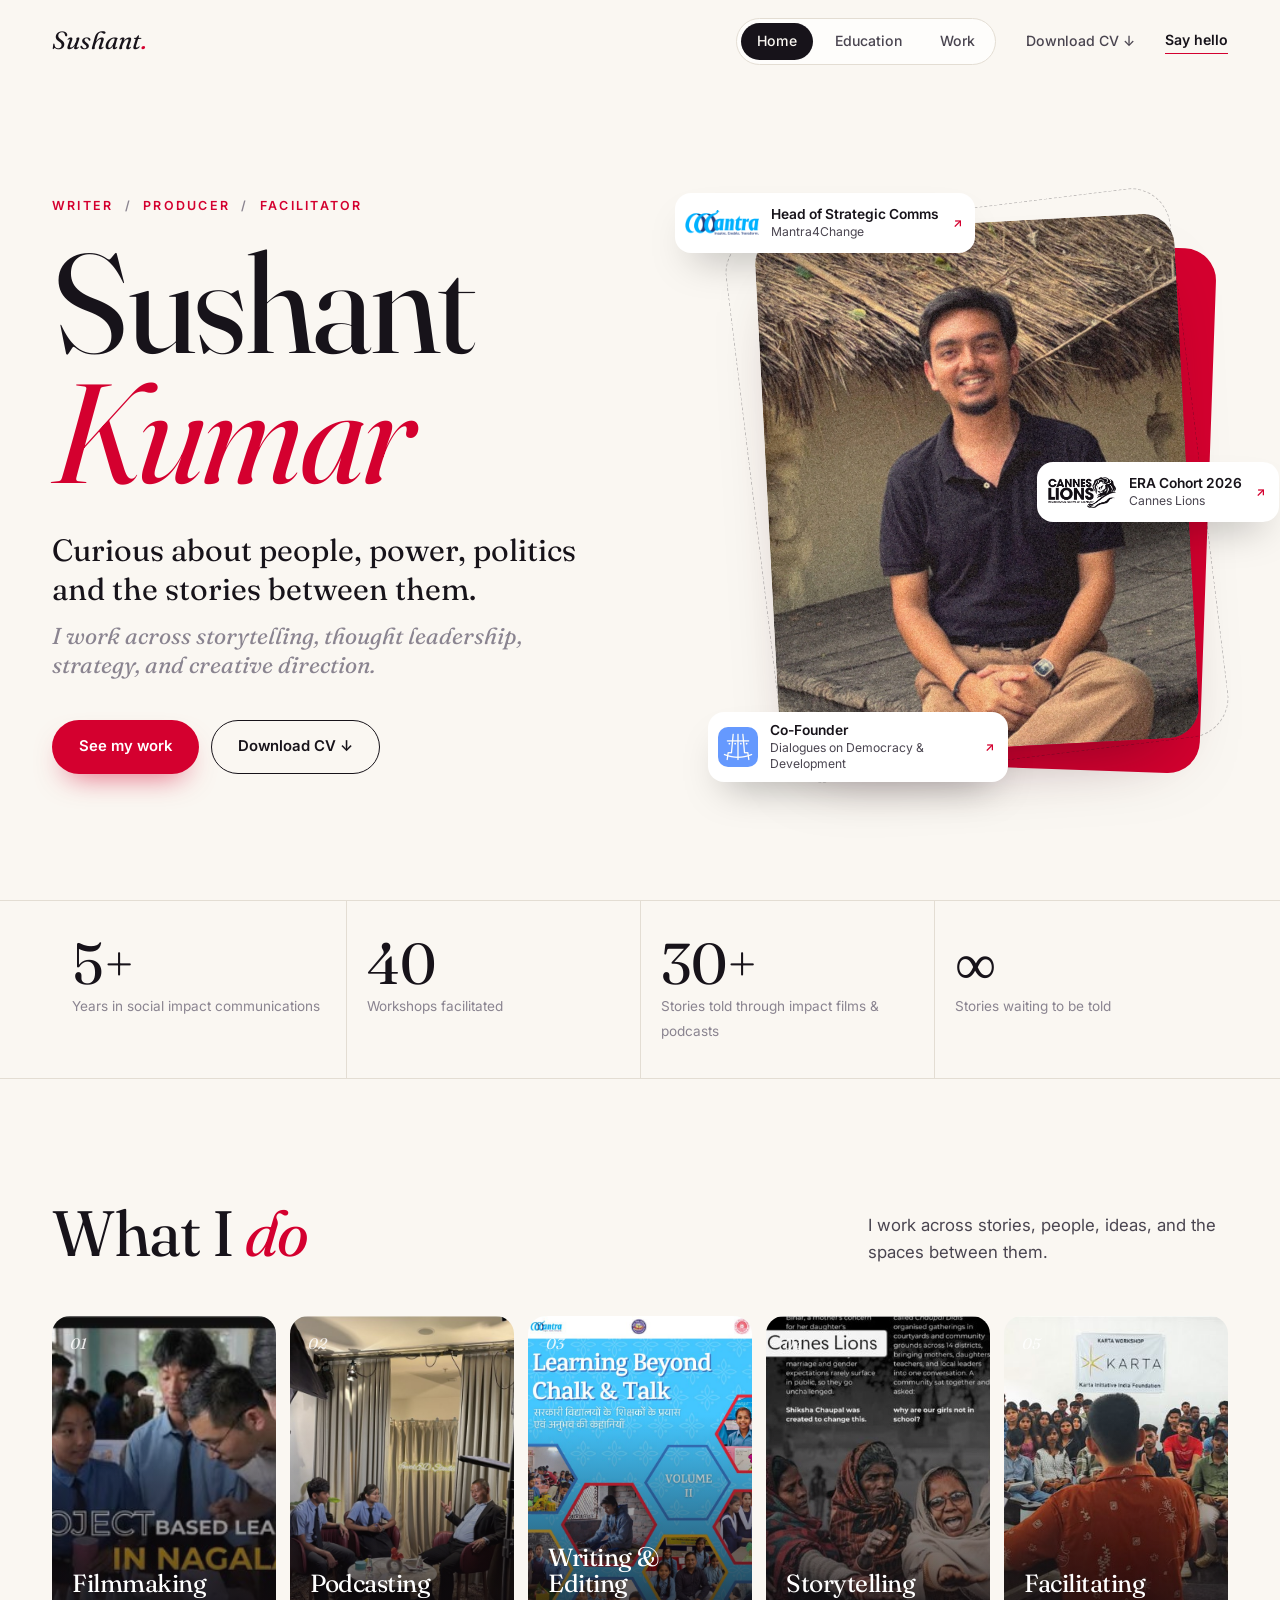
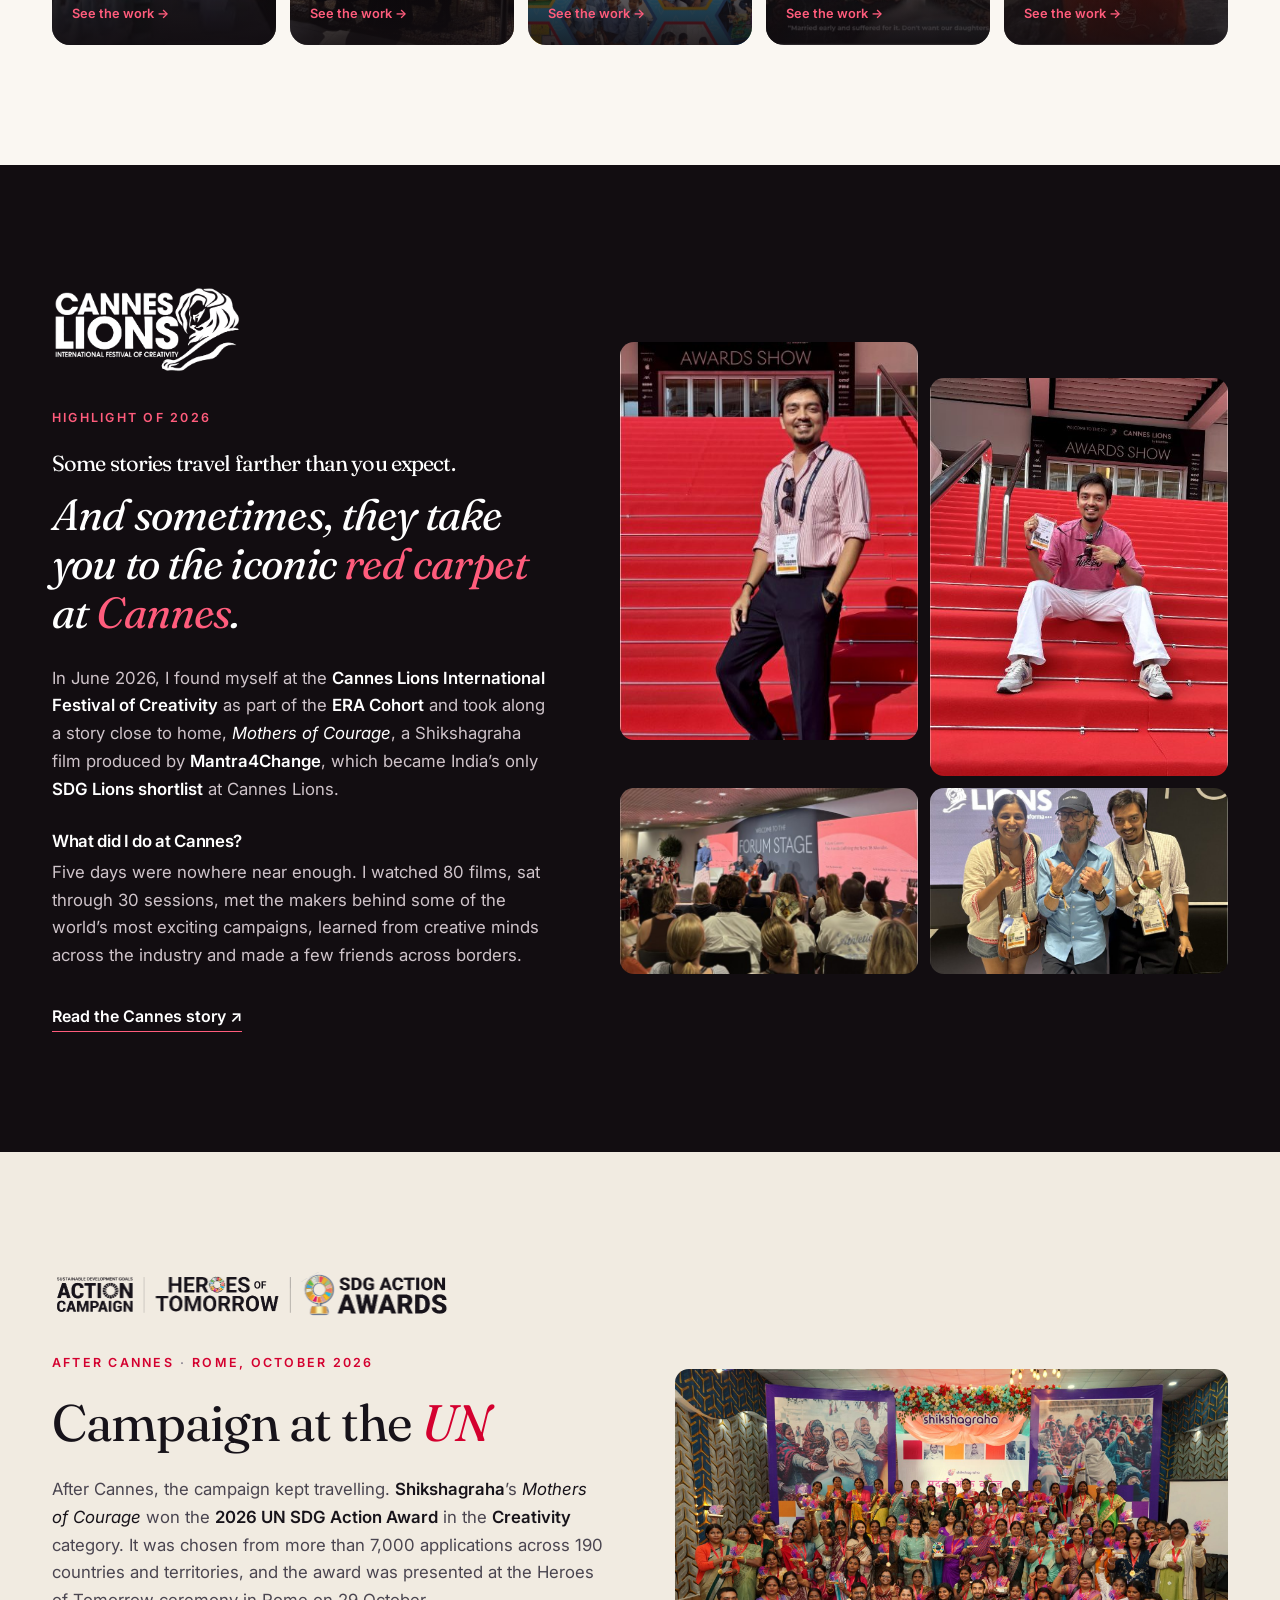
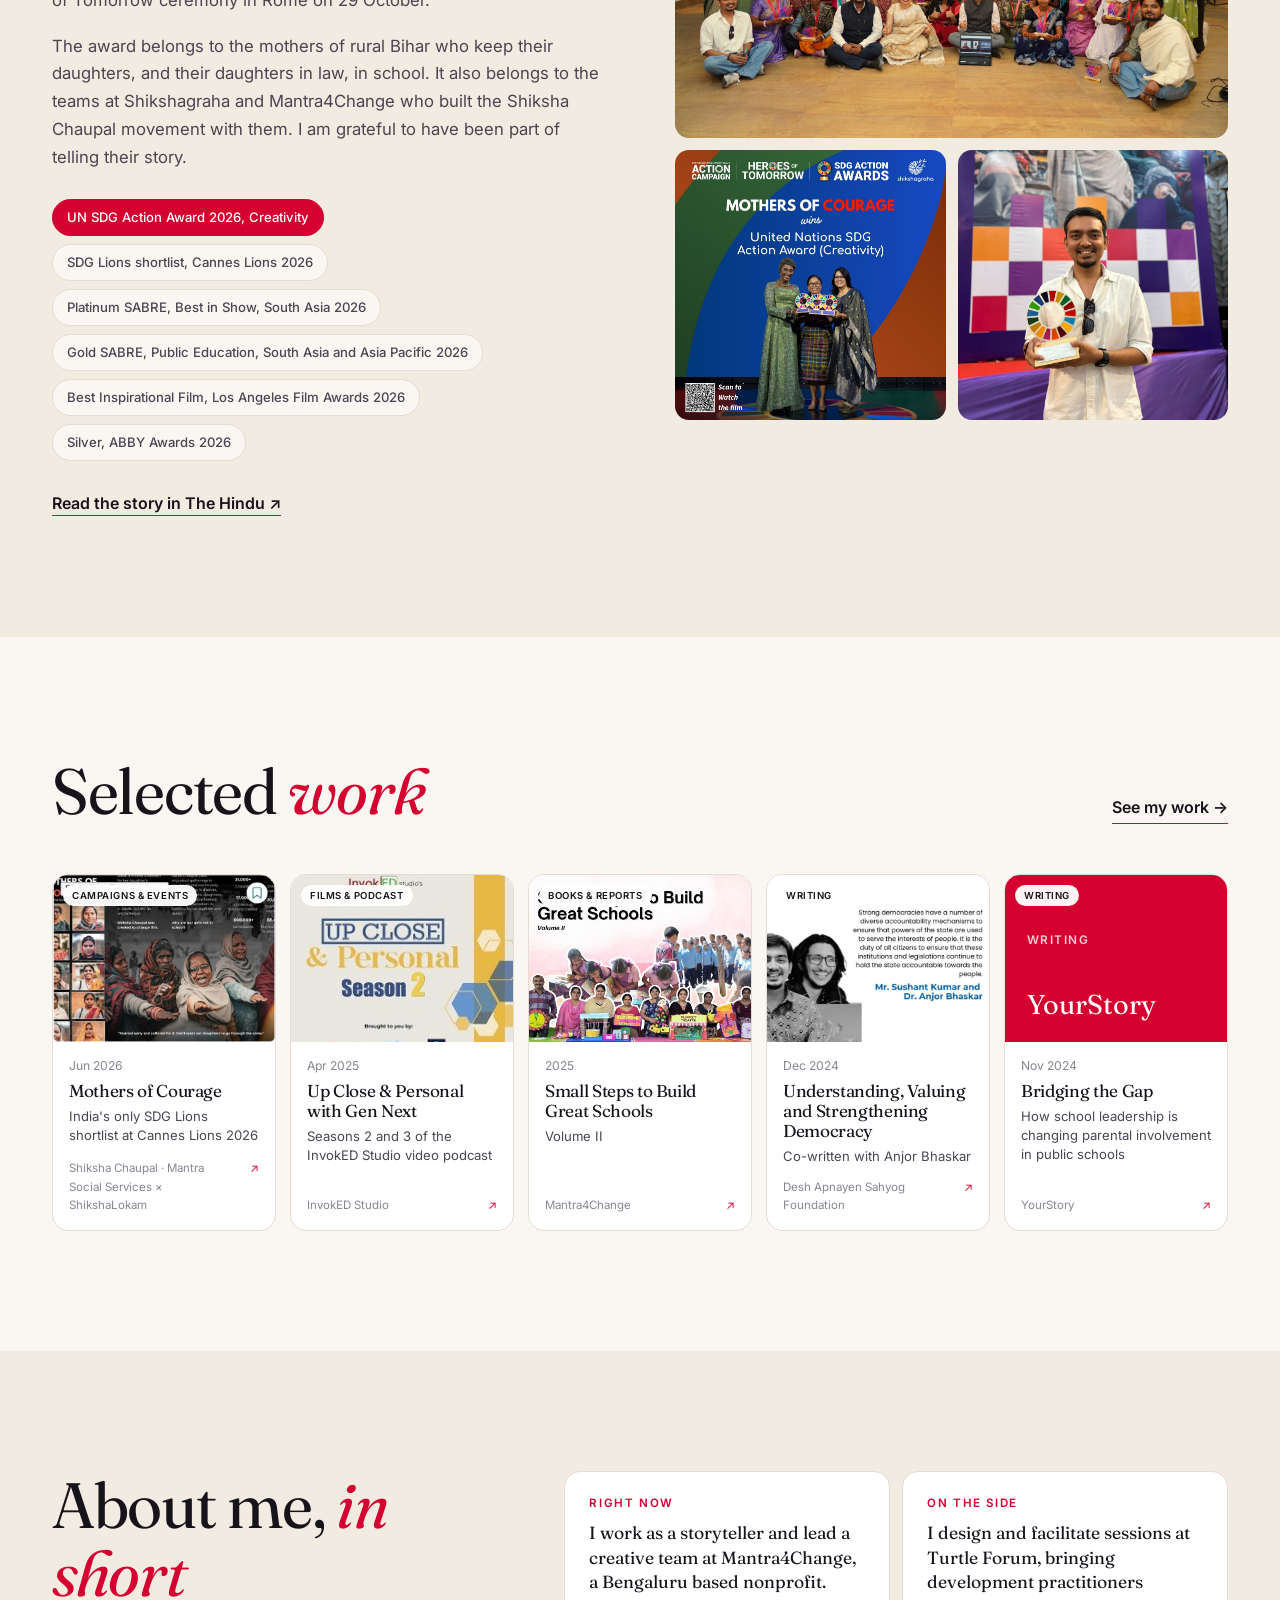
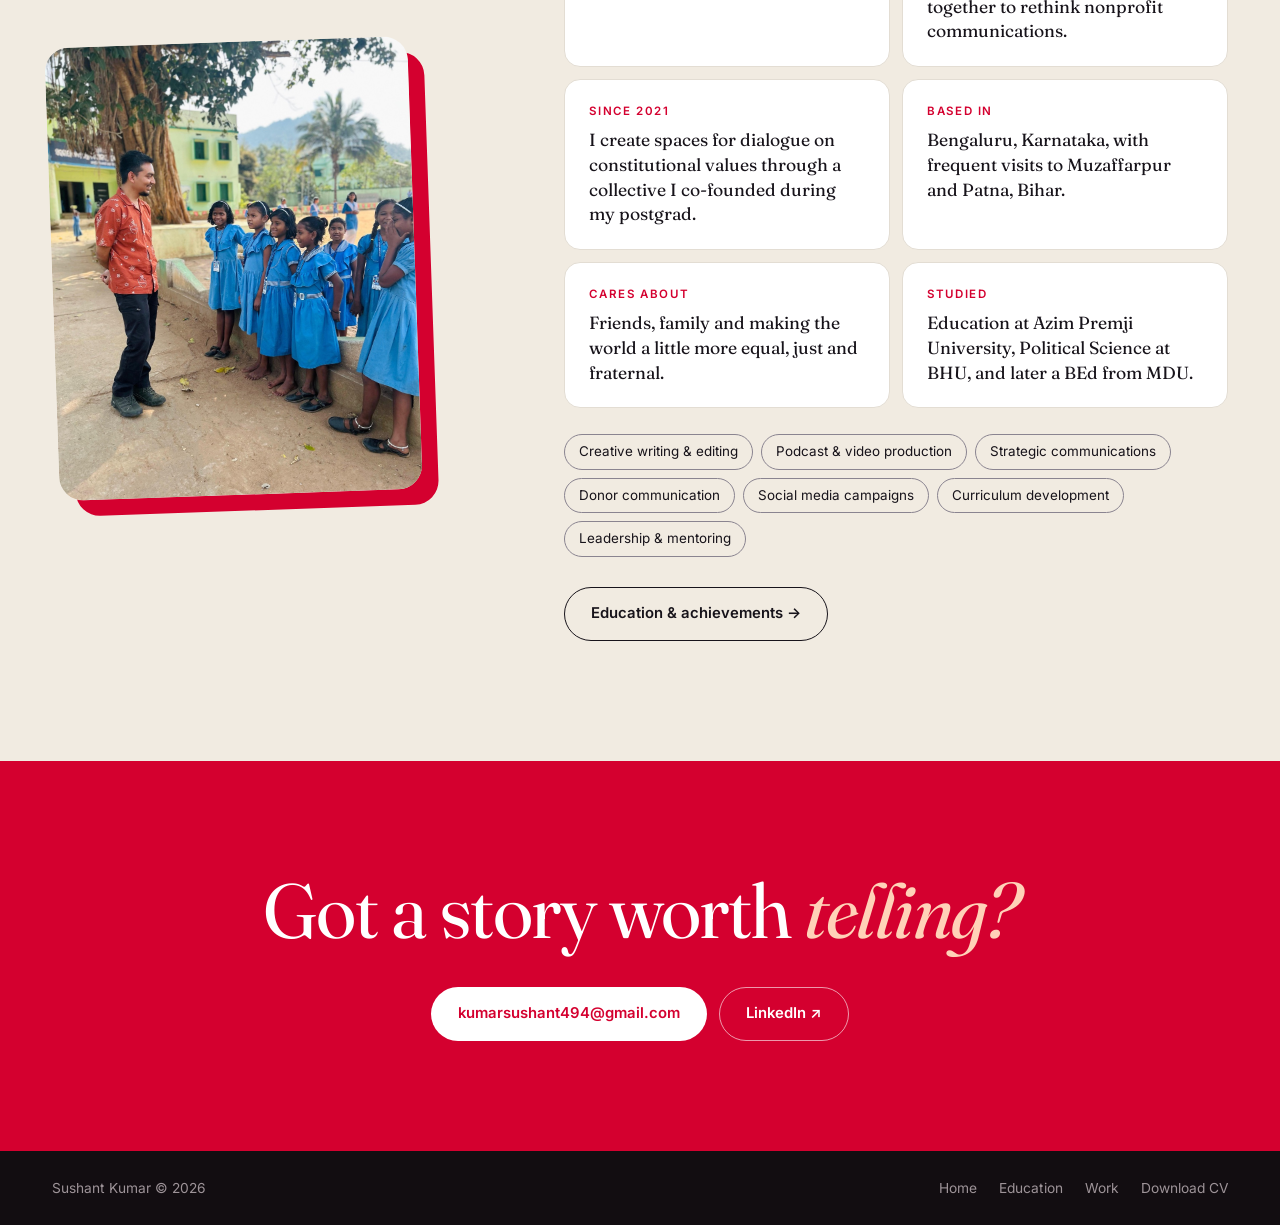
<file: index.html>
<!doctype html>
<html lang="en">
<head>
<meta charset="UTF-8">
<meta name="viewport" content="width=device-width, initial-scale=1">
<title>Sushant Kumar · Writer, Producer, Facilitator</title>
<meta name="description" content="Sushant Kumar writes, produces and facilitates stories about India's public schools and democracy. ABBY Award winning writer and Cannes Lions 2026 ERA Cohort.">
<meta property="og:title" content="Sushant Kumar · Writer, Producer, Facilitator">
<meta property="og:image" content="assets/img/profile_hero.jpg">
<link rel="icon" href="data:image/svg+xml,<svg xmlns=%22http://www.w3.org/2000/svg%22 viewBox=%220 0 100 100%22><rect width=%22100%22 height=%22100%22 rx=%2224%22 fill=%22%23d4002f%22/><text x=%2250%22 y=%2268%22 font-size=%2256%22 text-anchor=%22middle%22 fill=%22white%22 font-family=%22Georgia%22 font-style=%22italic%22>S</text></svg>">
<link rel="preconnect" href="https://fonts.googleapis.com">
<link rel="preconnect" href="https://fonts.gstatic.com" crossorigin>
<link href="https://fonts.googleapis.com/css2?family=Fraunces:ital,opsz,wght@0,9..144,400;0,9..144,600;1,9..144,400&family=Inter:wght@400;500;600&display=swap" rel="stylesheet">
<link rel="stylesheet" href="css/style.css">
</head>
<body data-page="home">

<header class="nav" id="site-nav">
  <div class="nav-inner">
    <a class="brand" href="./">Sushant<span>.</span></a>
    <nav class="nav-links">
      <a href="./" data-nav="home">Home</a>
      <a href="education" data-nav="education">Education</a>
      <a href="work" data-nav="work">Work</a>
    </nav>
    <a class="nav-cv" href="cv?print" target="_blank" rel="noopener">Download CV ↓</a>
    <a class="nav-cta" data-email href="#">Say hello</a>
  </div>
</header>

<main>

  <section class="hero wrap">
    <div class="hero-copy">
      <p class="kicker" data-titles></p>
      <h1 class="reveal">Sushant<br><em>Kumar</em></h1>
      <p class="hero-line reveal" data-intro></p>
      <p class="hero-line soft reveal" data-focus></p>
      <div class="hero-actions reveal">
        <a class="btn btn-primary" href="work">See my work</a>
        <a class="btn btn-line" href="cv?print" target="_blank" rel="noopener">Download CV ↓</a>
      </div>
    </div>
    <div class="hero-visual reveal">
      <div class="portrait-frame"><div class="portrait"><img data-portrait alt="Portrait of Sushant Kumar"></div></div>
      <a class="float-card fc-1" href="https://www.mantra4change.org/" target="_blank" rel="noopener">
        <img class="logo-m4c" src="assets/img/logos/mantra4change.png" alt="Mantra4Change">
        <span class="fc-text"><b>Head of Strategic Comms</b>Mantra4Change</span><span class="fc-arrow">↗</span>
      </a>
      <a class="float-card fc-2" href="https://www.canneslions.com/news/the-2026-lions-impact-cohorts-are-confirmed" target="_blank" rel="noopener">
        <img class="logo-cannes" src="assets/img/cannes_logo_dark.png" alt="Cannes Lions">
        <span class="fc-text"><b>ERA Cohort 2026</b>Cannes Lions</span><span class="fc-arrow">↗</span>
      </a>
      <a class="float-card fc-3" href="https://www.dialoguesondemocracy.org/" target="_blank" rel="noopener">
        <img class="logo-dod" src="assets/img/logos/dod.png" alt="Dialogues on Democracy & Development">
        <span class="fc-text"><b>Co-Founder</b>Dialogues on Democracy & Development</span><span class="fc-arrow">↗</span>
      </a>
    </div>
  </section>

  <section class="stats-band">
    <div class="wrap stats" id="stats"></div>
  </section>

  <section class="section wrap">
    <div class="head-row reveal">
      <h2>What I <em>do</em></h2>
      <p>I work across stories, people, ideas, and the spaces between them.</p>
    </div>
    <div class="role-cards" id="home-roles"></div>
  </section>

  <section class="section highlight">
    <div class="wrap highlight-grid">
      <div class="highlight-copy reveal">
        <img class="hl-logo" src="assets/img/cannes_logo_white.png" alt="Cannes Lions International Festival of Creativity">
        <p class="kicker light">Highlight of 2026</p>
        <h2><span class="hl-lead">Some stories travel farther than you expect.</span> <em>And sometimes, they take you to the iconic <span class="hl-accent">red carpet</span> at <span class="hl-accent">Cannes</span>.</em></h2>
        <p class="hl-text">In June 2026, I found myself at the <b>Cannes Lions International Festival of Creativity</b> as part of the <b>ERA Cohort</b> and took along a story close to home, <i>Mothers of Courage</i>, a Shikshagraha film produced by <b>Mantra4Change</b>, which became India’s only <b>SDG Lions shortlist</b> at Cannes Lions.</p>
        <h3 class="hl-sub">What did I do at Cannes?</h3>
        <p class="hl-text">Five days were nowhere near enough. I watched 80 films, sat through 30 sessions, met the makers behind some of the world’s most exciting campaigns, learned from creative minds across the industry and made a few friends across borders.</p>
        <a class="text-link light" id="press-link" href="#" target="_blank" rel="noopener">Read the Cannes story ↗</a>
      </div>
      <div class="hl-collage reveal" id="cannes-collage"></div>
    </div>
  </section>

  <section class="section sdg">
    <div class="wrap sdg-grid">
      <div class="sdg-copy reveal">
        <img class="sdg-logo" src="assets/img/sdg_awards_logo.png" alt="SDG Action Campaign · Heroes of Tomorrow · SDG Action Awards">
        <p class="kicker">After Cannes<i>·</i>Rome, October 2026</p>
        <h2>Campaign at the <em>UN</em></h2>
        <p class="sdg-text">After Cannes, the campaign kept travelling. <b>Shikshagraha</b>’s <i>Mothers of Courage</i> won the <b>2026 UN SDG Action Award</b> in the <b>Creativity</b> category. It was chosen from more than 7,000 applications across 190 countries and territories, and the award was presented at the Heroes of Tomorrow ceremony in Rome on 29 October.</p>
        <p class="sdg-text">The award belongs to the mothers of rural Bihar who keep their daughters, and their daughters in law, in school. It also belongs to the teams at Shikshagraha and Mantra4Change who built the Shiksha Chaupal movement with them. I am grateful to have been part of telling their story.</p>
        <ul class="sdg-honours" id="sdg-honours"></ul>
        <a class="text-link" id="sdg-link" href="#" target="_blank" rel="noopener">Read the story in The Hindu ↗</a>
      </div>
      <div class="sdg-collage reveal">
        <figure class="sdg-wide"><img src="assets/img/story/sdg_mothers.jpg" alt="The mothers of Shiksha Chaupal celebrating the award with the Shikshagraha team" loading="lazy"></figure>
        <figure><img src="assets/img/story/sdg_poster.jpg" alt="Mothers of Courage wins the United Nations SDG Action Award for Creativity" loading="lazy"></figure>
        <figure><img class="sdg-me" src="assets/img/story/sdg_award.jpg" alt="Sushant Kumar with the UN SDG Action Award" loading="lazy"></figure>
      </div>
    </div>
  </section>

  <section class="section wrap">
    <div class="head-row reveal">
      <h2>Selected <em>work</em></h2>
      <a class="text-link" href="work">See my work →</a>
    </div>
    <div class="card-grid card-row" id="selected-work"></div>
  </section>

  <section class="section paper">
    <div class="wrap about">
      <div class="about-head reveal">
        <h2>About me, <em>in short</em></h2>
        <img src="assets/img/story/about_action.jpg" alt="Sushant Kumar talking with schoolgirls in a school courtyard" class="about-photo" loading="lazy">
      </div>
      <div>
        <div class="tiles" id="about-tiles"></div>
        <div class="skills reveal" id="skills"></div>
        <a class="btn btn-line reveal" href="education">Education & achievements →</a>
      </div>
    </div>
  </section>

  <section class="cta">
    <div class="wrap cta-inner reveal">
      <h2>Got a story worth <em>telling?</em></h2>
      <div class="cta-actions">
        <a class="btn btn-white" data-email href="#">kumarsushant494@gmail.com</a>
        <a class="btn btn-ghost-white" data-linkedin href="#" target="_blank" rel="noopener">LinkedIn ↗</a>
      </div>
    </div>
  </section>
</main>

<footer class="footer">
  <div class="wrap">
    <span>Sushant Kumar © <span data-year></span><span class="foot-updated" data-updated hidden> · Last updated <time></time></span></span>
    <span class="foot-links"><a href="./">Home</a><a href="education">Education</a><a href="work">Work</a><a href="cv?print" target="_blank" rel="noopener">Download CV</a></span>
  </div>
</footer>

<script src="js/data.js"></script>
<script src="js/main.js"></script>
</body>
</html>
</file>
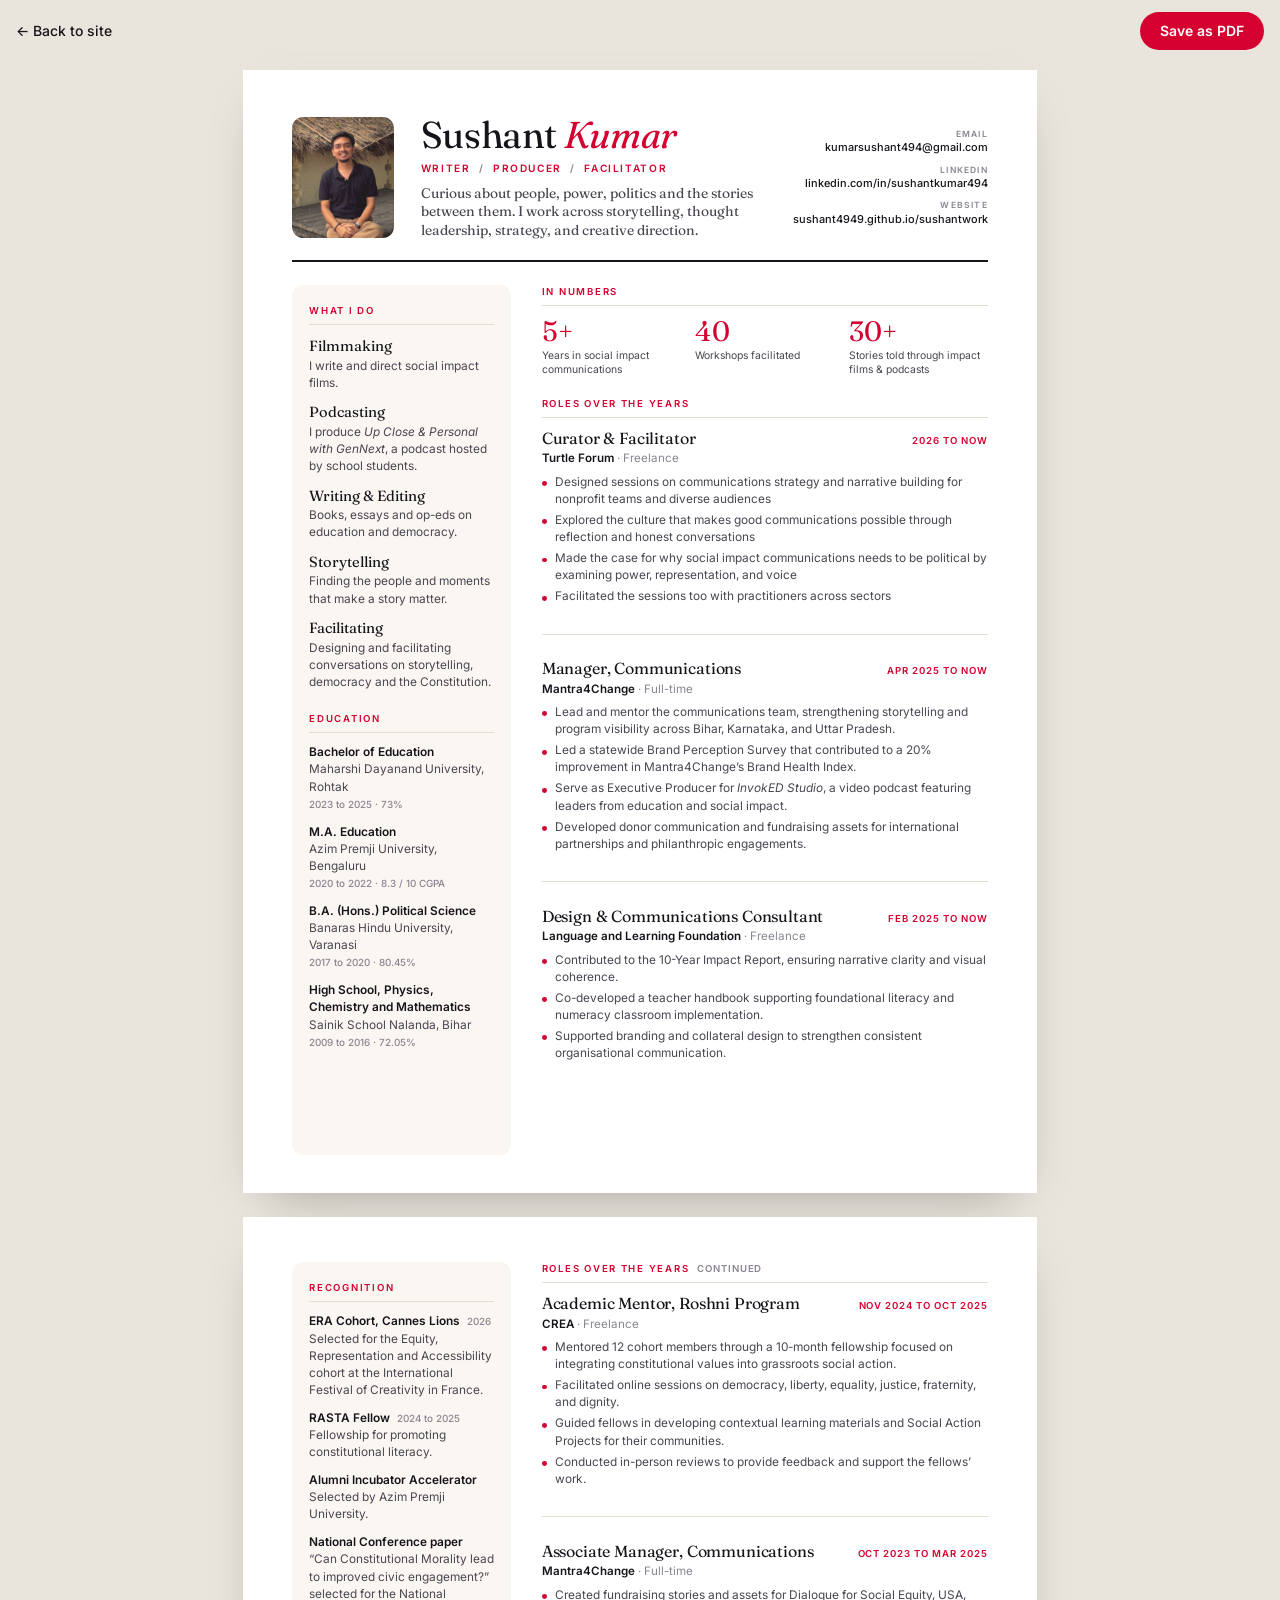
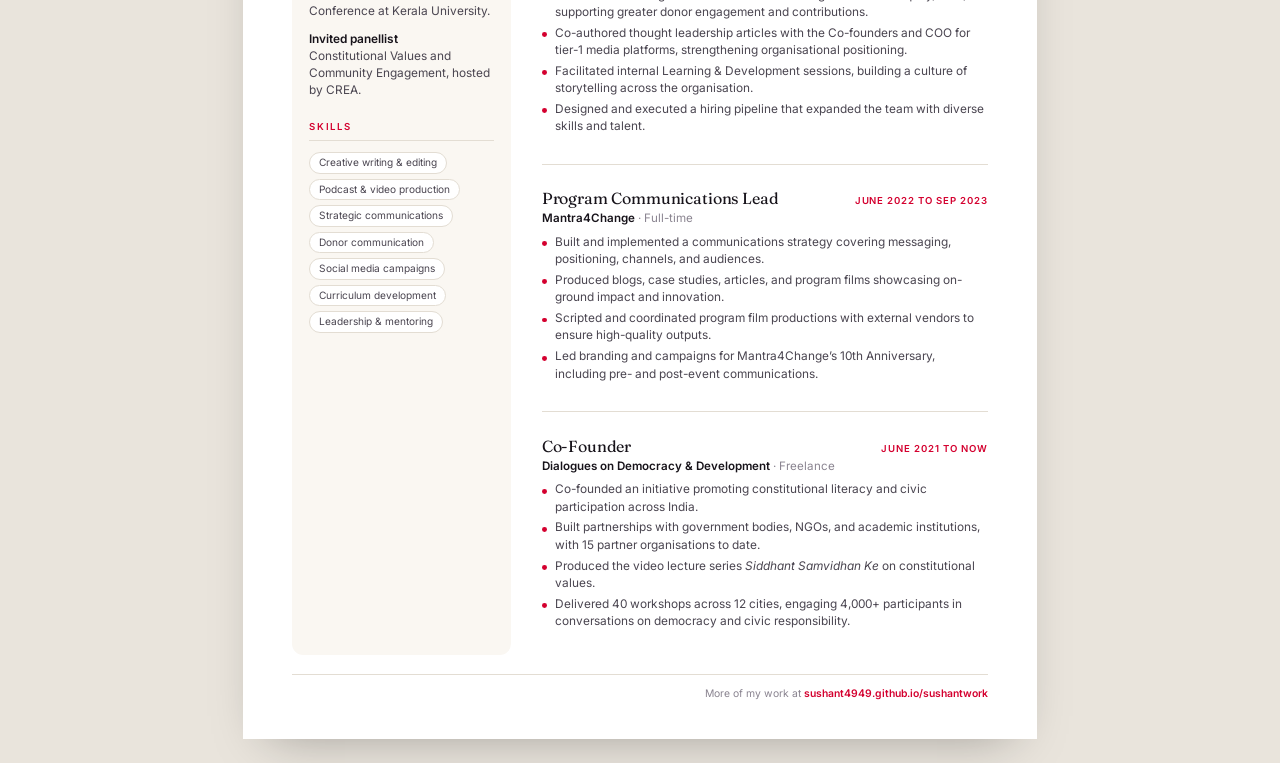
<file: cv.html>
<!doctype html>
<html lang="en">
<head>
<meta charset="UTF-8">
<meta name="viewport" content="width=device-width, initial-scale=1">
<title>Sushant_Kumar_CV</title>
<meta name="robots" content="noindex">
<link rel="icon" href="data:image/svg+xml,<svg xmlns=%22http://www.w3.org/2000/svg%22 viewBox=%220 0 100 100%22><rect width=%22100%22 height=%22100%22 rx=%2224%22 fill=%22%23d4002f%22/><text x=%2250%22 y=%2268%22 font-size=%2256%22 text-anchor=%22middle%22 fill=%22white%22 font-family=%22Georgia%22 font-style=%22italic%22>S</text></svg>">
<link rel="preconnect" href="https://fonts.googleapis.com">
<link rel="preconnect" href="https://fonts.gstatic.com" crossorigin>
<link href="https://fonts.googleapis.com/css2?family=Fraunces:ital,opsz,wght@0,9..144,400;0,9..144,600;1,9..144,400&family=Inter:wght@400;500;600&display=swap" rel="stylesheet">
<link rel="stylesheet" href="css/cv.css">
</head>
<body>

<div class="cv-bar">
  <a href="./">← Back to site</a>
  <button type="button" id="cv-print">Save as PDF</button>
</div>

<!-- Everything below is filled in by js/cv.js from js/data.js, so the CV follows the website. -->
<main>
  <section class="sheet" id="page-1">
    <header class="cv-head">
      <img class="cv-photo" id="cv-photo" alt="">
      <div class="cv-id">
        <h1 id="cv-name"></h1>
        <p class="cv-role" id="cv-titles"></p>
        <p class="cv-pitch" id="cv-pitch"></p>
      </div>
      <ul class="cv-contact" id="cv-contact"></ul>
    </header>

    <div class="cv-body">
      <aside class="cv-side">
        <section>
          <h2>What I do</h2>
          <ul class="cv-do" id="cv-do"></ul>
        </section>
        <section>
          <h2>Education</h2>
          <ul class="cv-edu" id="cv-edu"></ul>
        </section>
      </aside>
      <div class="cv-main">
        <section>
          <h2>In numbers</h2>
          <ul class="cv-stats" id="cv-stats"></ul>
        </section>
        <section>
          <h2>Roles over the years</h2>
          <div class="cv-jobs" id="cv-roles-1"></div>
        </section>
      </div>
    </div>
  </section>

  <section class="sheet" id="page-2">
    <div class="cv-body">
      <aside class="cv-side">
        <section>
          <h2>Recognition</h2>
          <ul class="cv-ach" id="cv-ach"></ul>
        </section>
        <section>
          <h2>Skills</h2>
          <ul class="cv-skills" id="cv-skills"></ul>
        </section>
      </aside>
      <div class="cv-main">
        <section>
          <h2>Roles over the years <span>continued</span></h2>
          <div class="cv-jobs" id="cv-roles-2"></div>
        </section>
      </div>
    </div>
    <p class="cv-foot">More of my work at <a id="cv-site" href="#"></a></p>
  </section>
</main>

<script src="js/data.js"></script>
<script src="js/cv.js"></script>
</body>
</html>
</file>
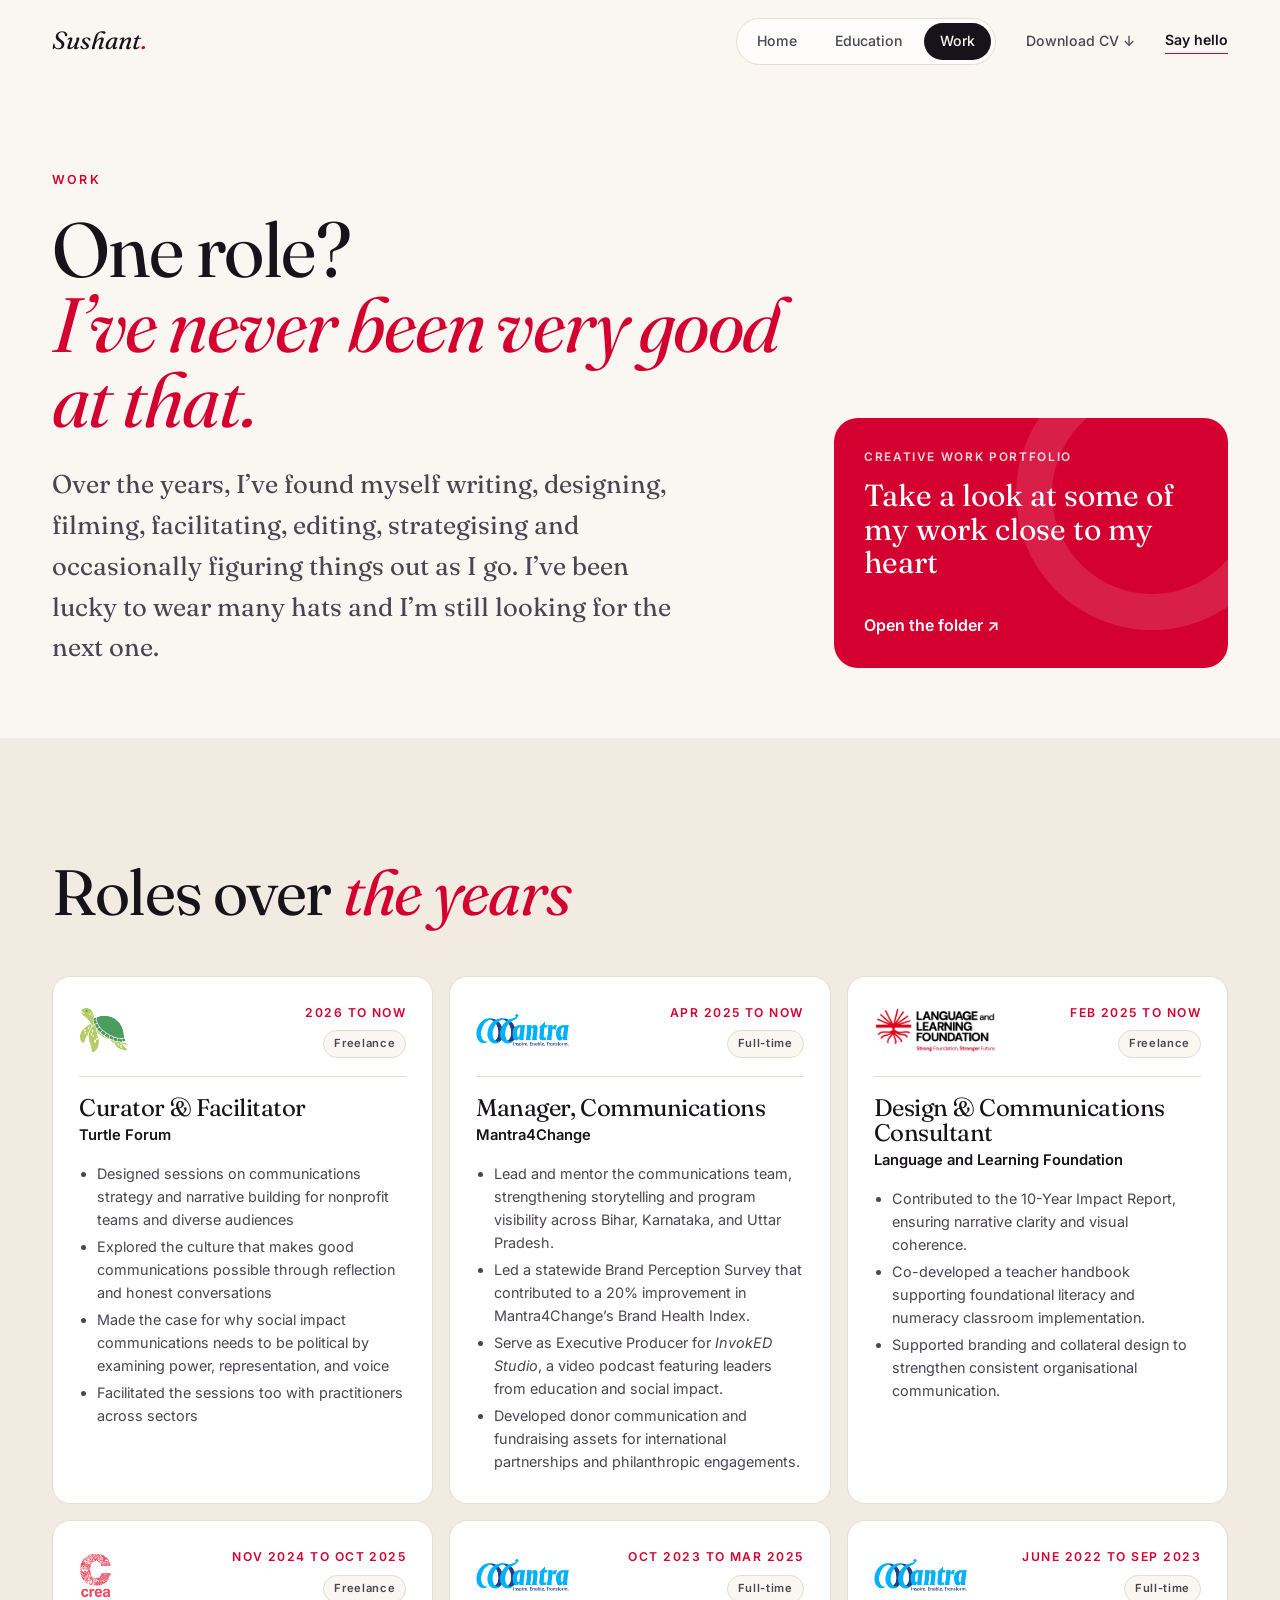
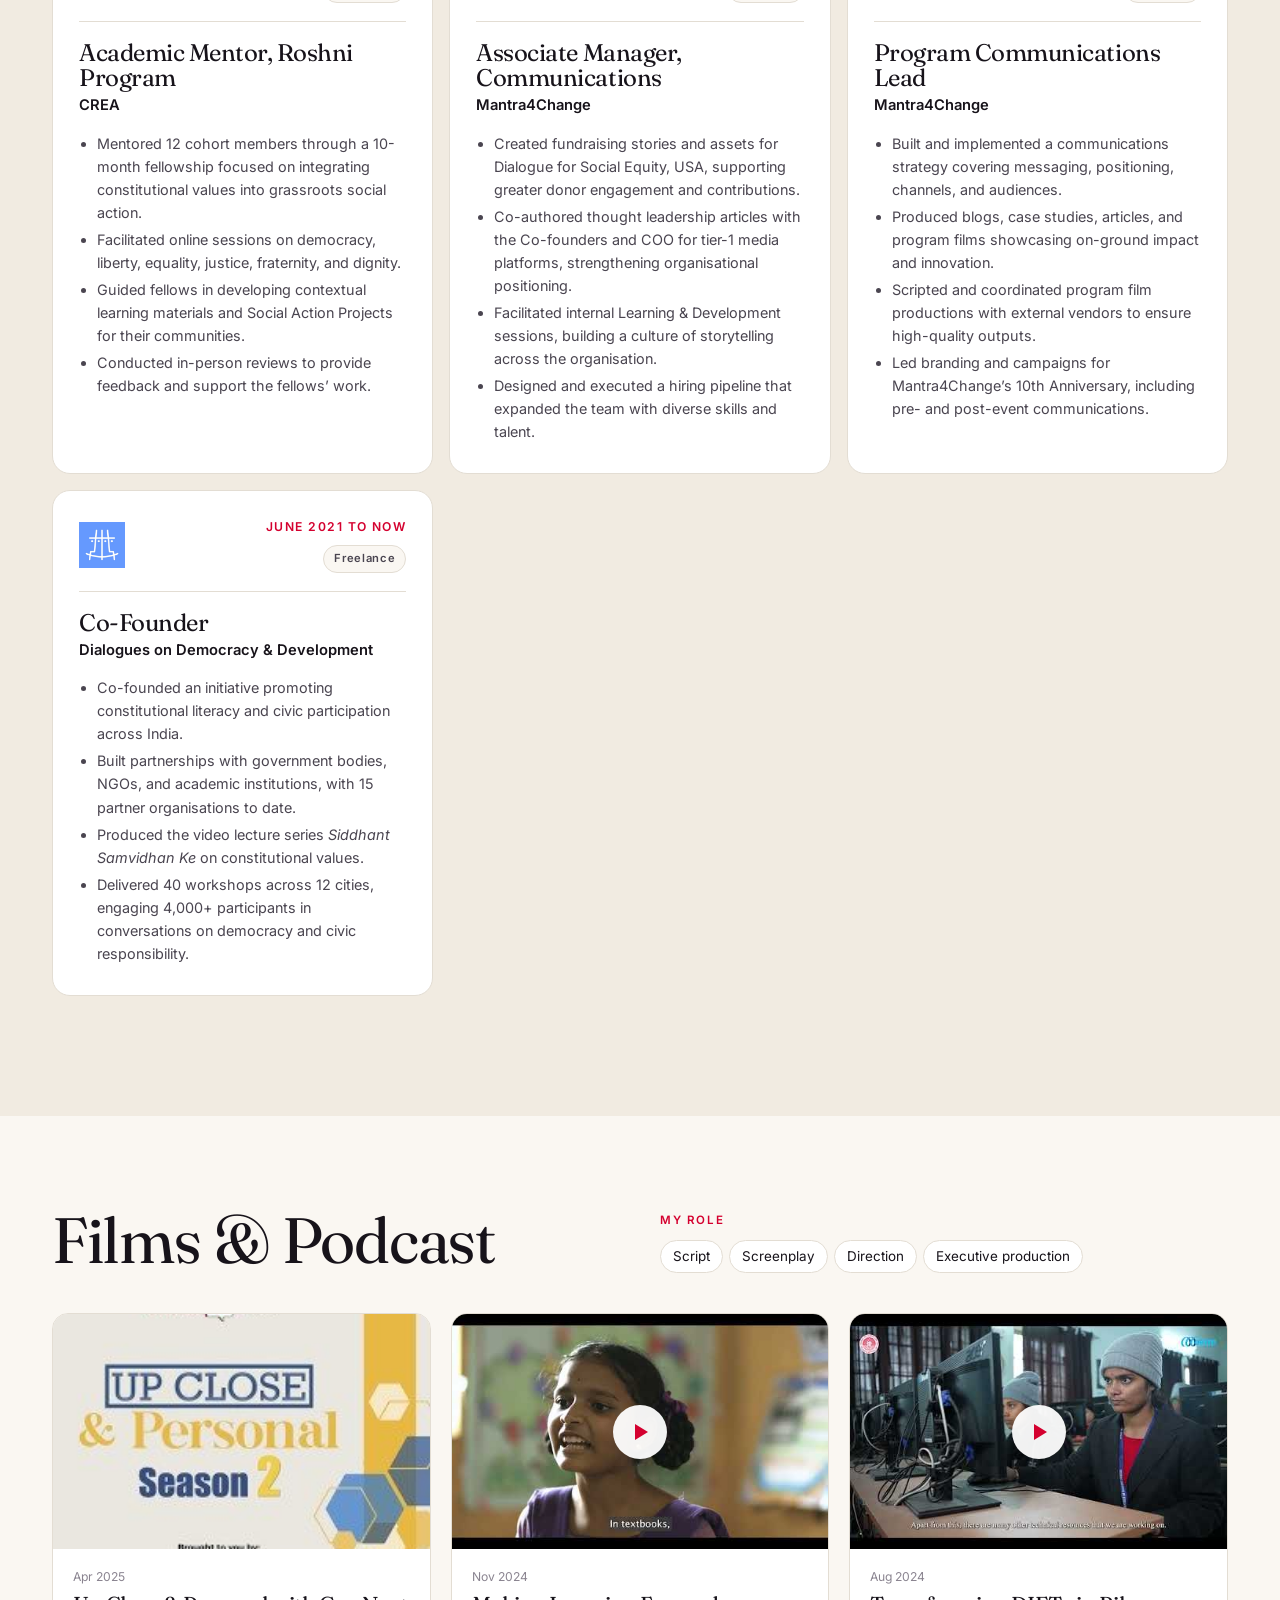
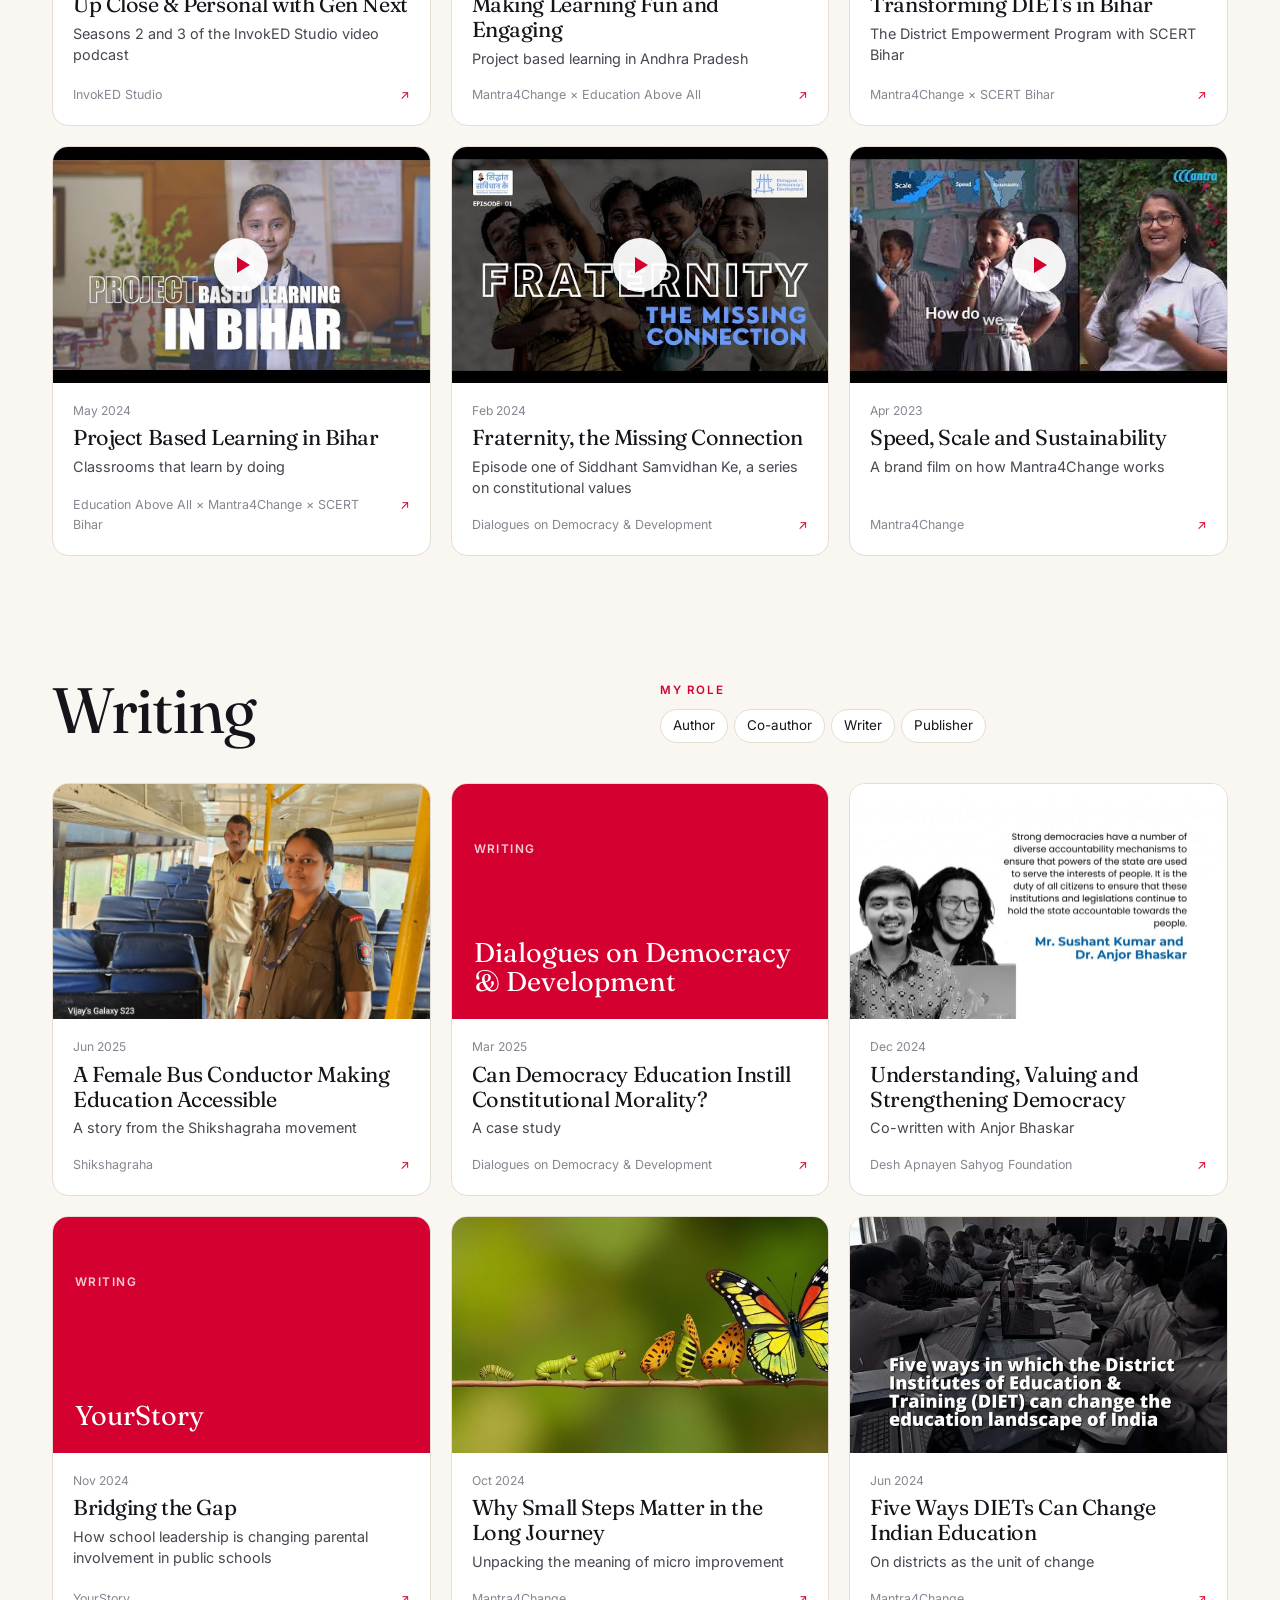
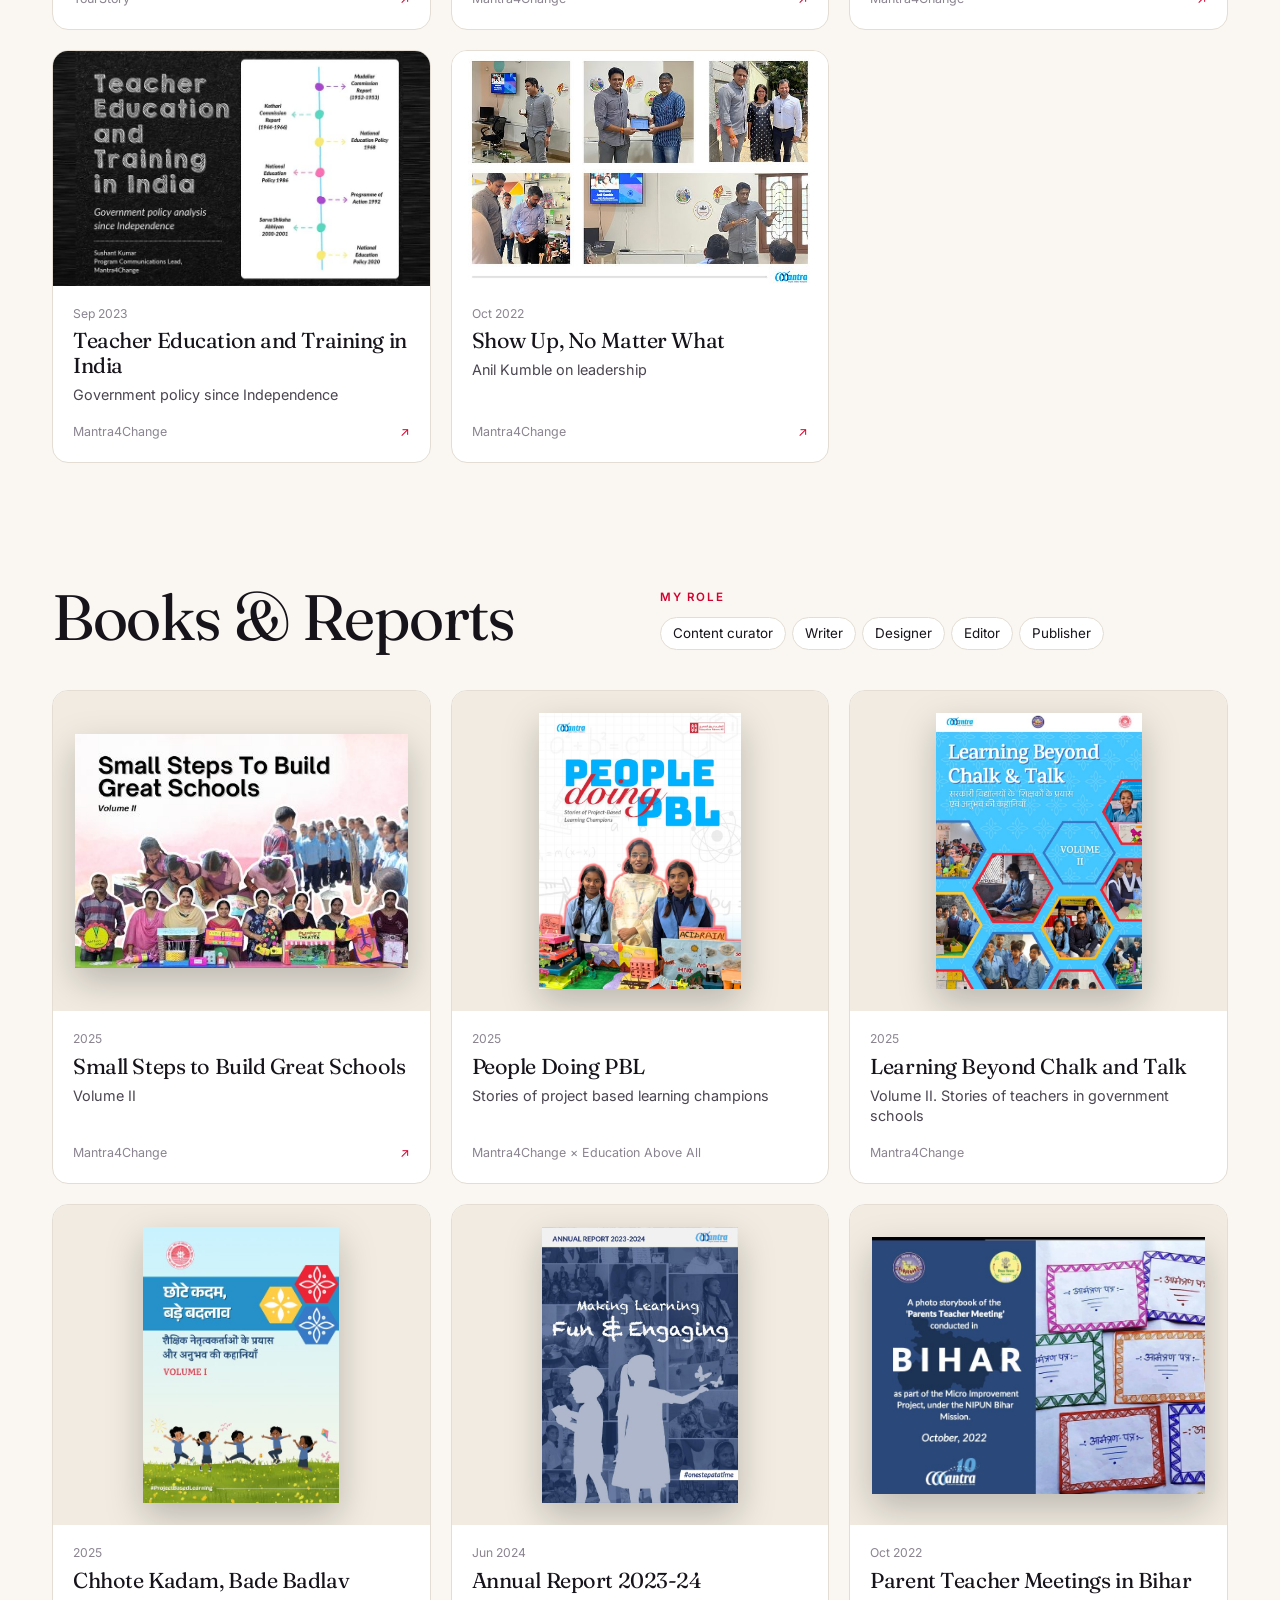
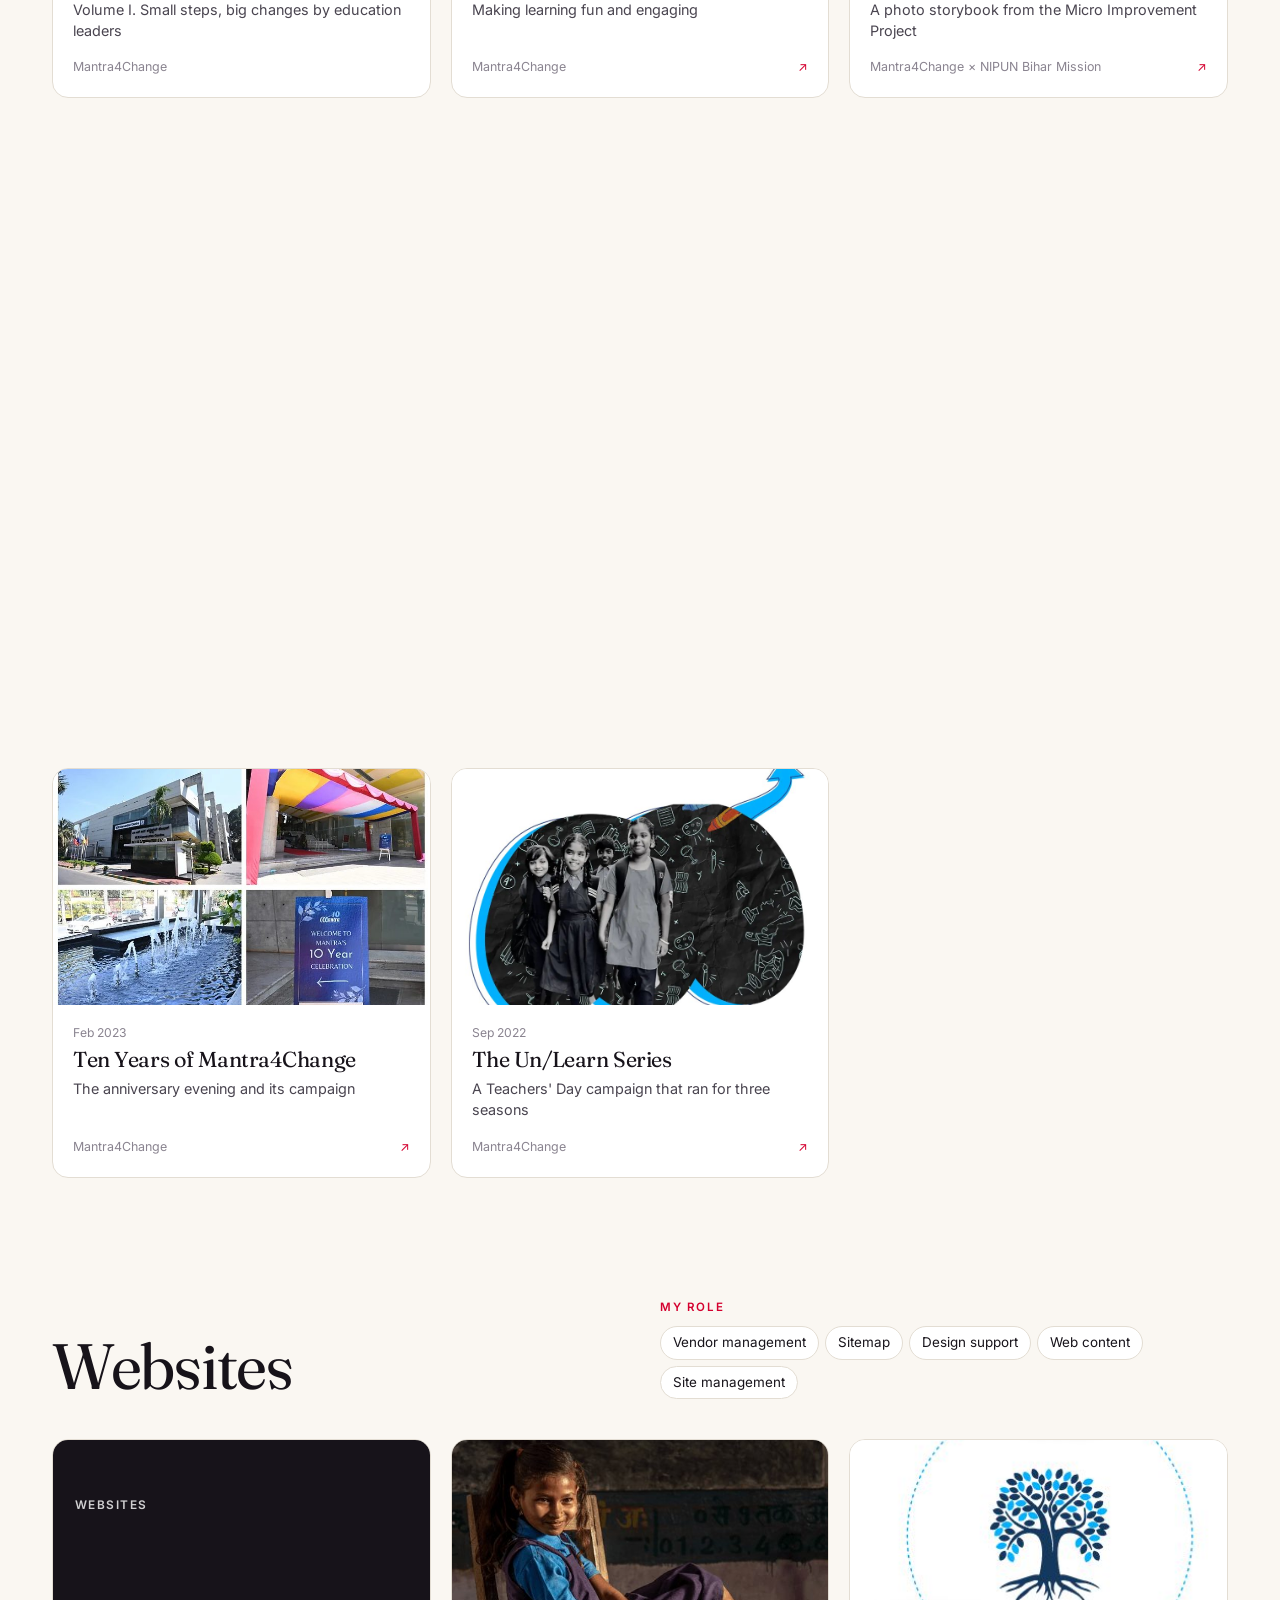
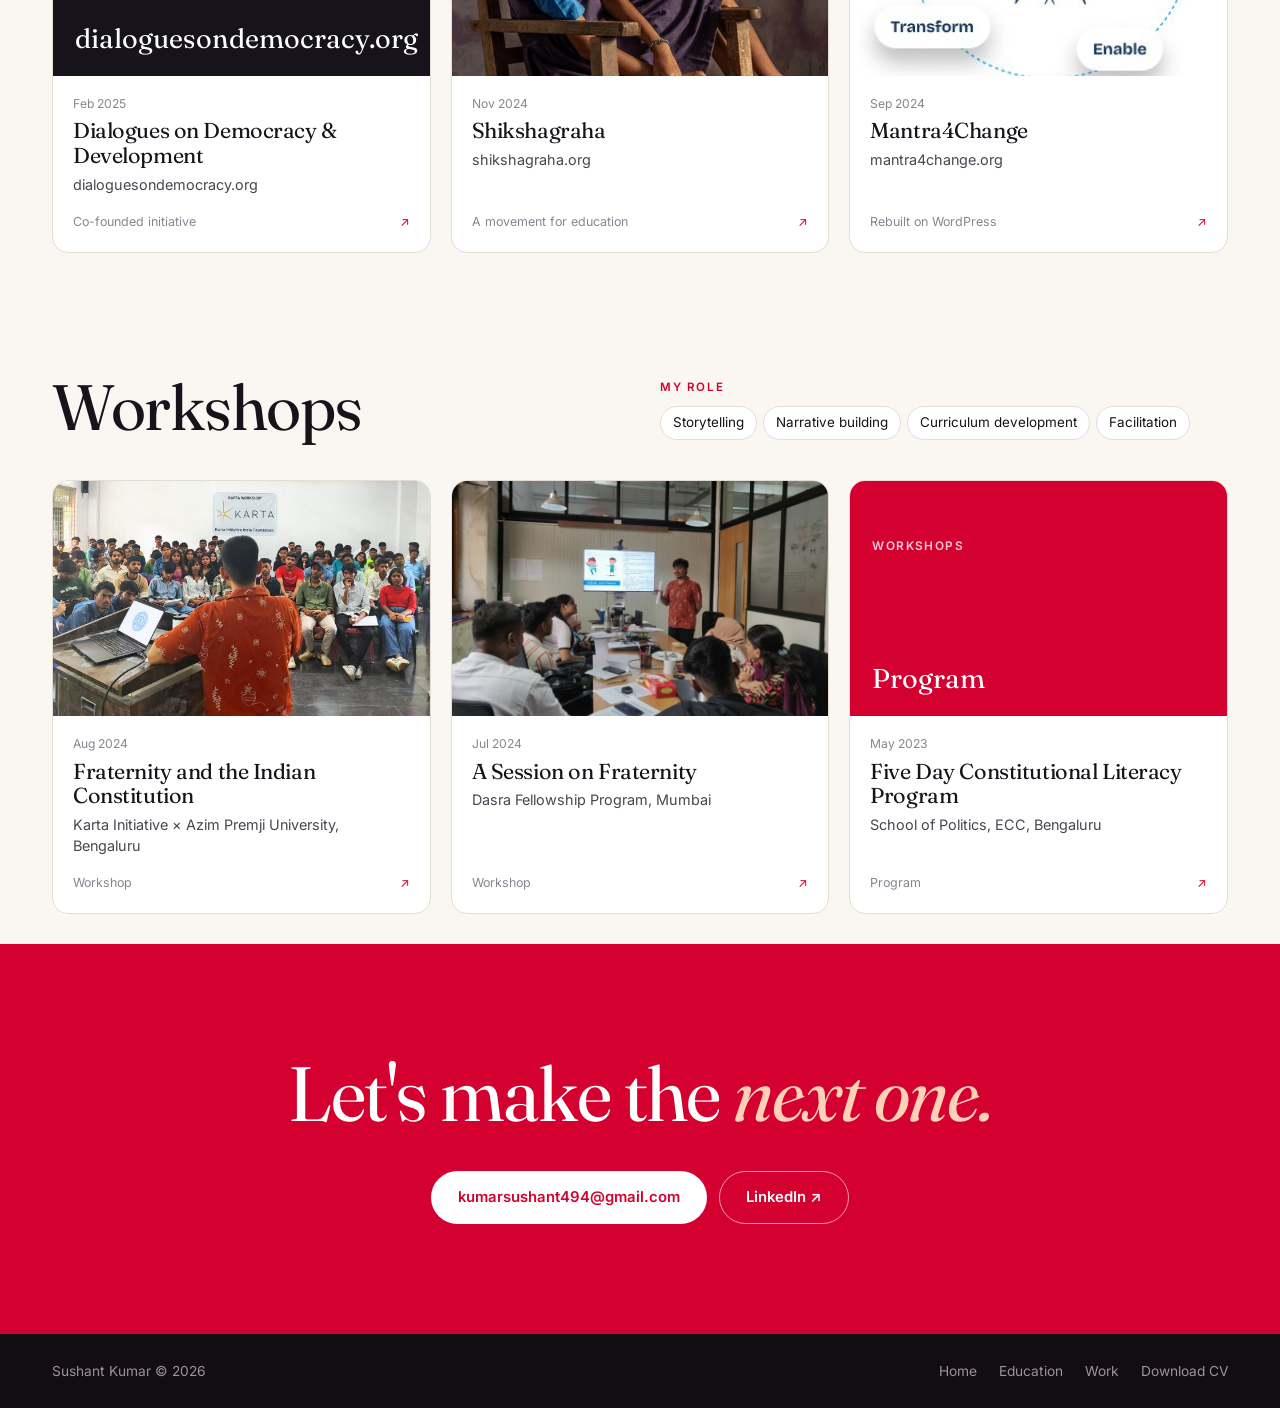
<file: work.html>
<!doctype html>
<html lang="en">
<head>
<meta charset="UTF-8">
<meta name="viewport" content="width=device-width, initial-scale=1">
<title>Work · Sushant Kumar</title>
<meta name="description" content="Films, podcasts, writing, books, campaigns, websites and workshops by Sushant Kumar.">
<link rel="icon" href="data:image/svg+xml,<svg xmlns=%22http://www.w3.org/2000/svg%22 viewBox=%220 0 100 100%22><rect width=%22100%22 height=%22100%22 rx=%2224%22 fill=%22%23d4002f%22/><text x=%2250%22 y=%2268%22 font-size=%2256%22 text-anchor=%22middle%22 fill=%22white%22 font-family=%22Georgia%22 font-style=%22italic%22>S</text></svg>">
<link rel="preconnect" href="https://fonts.googleapis.com">
<link rel="preconnect" href="https://fonts.gstatic.com" crossorigin>
<link href="https://fonts.googleapis.com/css2?family=Fraunces:ital,opsz,wght@0,9..144,400;0,9..144,600;1,9..144,400&family=Inter:wght@400;500;600&display=swap" rel="stylesheet">
<link rel="stylesheet" href="css/style.css">
</head>
<body data-page="work">

<header class="nav" id="site-nav">
  <div class="nav-inner">
    <a class="brand" href="./">Sushant<span>.</span></a>
    <nav class="nav-links">
      <a href="./" data-nav="home">Home</a>
      <a href="education" data-nav="education">Education</a>
      <a href="work" data-nav="work">Work</a>
    </nav>
    <a class="nav-cv" href="cv?print" target="_blank" rel="noopener">Download CV ↓</a>
    <a class="nav-cta" data-email href="#">Say hello</a>
  </div>
</header>

<main>
  <section class="page-hero wrap work-hero">
    <div>
      <p class="kicker">Work</p>
      <h1 class="reveal">One role?<br><em>I’ve never been very good at that.</em></h1>
      <p class="page-lead reveal">Over the years, I’ve found myself writing, designing, filming, facilitating, editing, strategising and occasionally figuring things out as I go. I’ve been lucky to wear many hats and I’m still looking for the next one.</p>
    </div>
    <a class="portfolio-card reveal" data-portfolio href="#" target="_blank" rel="noopener">
      <span class="pc-label">Creative work portfolio</span>
      <span class="pc-title">Take a look at some of my work close to my heart</span>
      <span class="pc-go">Open the folder ↗</span>
    </a>
  </section>

  <section class="section paper">
    <div class="wrap">
      <div class="head-row reveal">
        <h2>Roles over <em>the years</em></h2>
      </div>
      <div class="timeline" id="timeline"></div>
    </div>
  </section>

  <div id="work-sections"></div>

  <section class="cta">
    <div class="wrap cta-inner reveal">
      <h2>Let's make the <em>next one.</em></h2>
      <div class="cta-actions">
        <a class="btn btn-white" data-email href="#">kumarsushant494@gmail.com</a>
        <a class="btn btn-ghost-white" data-linkedin href="#" target="_blank" rel="noopener">LinkedIn ↗</a>
      </div>
    </div>
  </section>
</main>

<footer class="footer">
  <div class="wrap">
    <span>Sushant Kumar © <span data-year></span><span class="foot-updated" data-updated hidden> · Last updated <time></time></span></span>
    <span class="foot-links"><a href="./">Home</a><a href="education">Education</a><a href="work">Work</a><a href="cv?print" target="_blank" rel="noopener">Download CV</a></span>
  </div>
</footer>

<script src="js/data.js"></script>
<script src="js/main.js"></script>
</body>
</html>
</file>
<file: css/style.css>
:root {
  --paper: #faf7f2;
  --paper-2: #f1ebe1;
  --ink: #17131a;
  --ink-2: #4a4550;
  --ink-3: #8a8490;
  --line: #e3ddd3;
  --red: #d4002f;
  --red-deep: #a80025;
  --rose: #ff5c7c;
  --night: #120d11;
  --night-line: #33282f;
  --maxw: 1240px;
  --ease: cubic-bezier(0.22, 1, 0.36, 1);
  --serif: "Fraunces", Georgia, serif;
  --sans: "Inter", -apple-system, BlinkMacSystemFont, "Segoe UI", sans-serif;
}

* { box-sizing: border-box; }
html { scroll-behavior: smooth; }
body { margin: 0; background: var(--paper); color: var(--ink); font-family: var(--sans); font-size: 16px; line-height: 1.6; -webkit-font-smoothing: antialiased; overflow-x: hidden; }
h1, h2, h3 { font-family: var(--serif); font-weight: 400; margin: 0; letter-spacing: -0.02em; line-height: 1.05; }
h1 em, h2 em, h3 em { font-style: italic; color: var(--red); }
a { color: inherit; text-decoration: none; }
img { max-width: 100%; display: block; }
p { margin: 0; }

.wrap { max-width: var(--maxw); margin: 0 auto; padding: 0 32px; }
.section { padding: 120px 0; }
.section.wrap { padding-left: 32px; padding-right: 32px; }
.paper { background: var(--paper-2); }
.kicker { font-size: .78rem; font-weight: 600; letter-spacing: .18em; text-transform: uppercase; color: var(--red); margin-bottom: 22px; }
.kicker i { font-style: normal; color: var(--ink-3); margin: 0 6px; }
.kicker.light { color: var(--rose); }

.head-row { display: flex; justify-content: space-between; align-items: end; gap: 30px; margin-bottom: 50px; flex-wrap: wrap; }
.head-row h2 { font-size: clamp(2.4rem, 5vw, 4rem); }
.head-row p { color: var(--ink-2); font-size: 1.05rem; max-width: 360px; }

.text-link { font-weight: 600; border-bottom: 1.5px solid var(--red); padding-bottom: 2px; transition: color .2s; }
.text-link:hover { color: var(--red); }
.text-link.light { border-color: var(--rose); color: #fff; }
.text-link.light:hover { color: var(--rose); }

/* nav */
.nav { position: fixed; top: 0; left: 0; right: 0; z-index: 100; transition: background .3s, box-shadow .3s; }
.nav.scrolled { background: rgba(250,247,242,.9); backdrop-filter: blur(14px); box-shadow: 0 1px 0 var(--line); }
.nav-inner { max-width: var(--maxw); margin: 0 auto; padding: 18px 32px; display: flex; align-items: center; gap: 30px; }
.brand { font-family: var(--serif); font-size: 1.55rem; font-style: italic; margin-right: auto; }
.brand span { color: var(--red); }
.nav-links { display: flex; gap: 6px; background: rgba(255,255,255,.7); border: 1px solid var(--line); border-radius: 100px; padding: 4px; }
.nav-links a { font-size: .88rem; font-weight: 500; color: var(--ink-2); padding: 7px 16px; border-radius: 100px; transition: background .2s, color .2s; }
.nav-links a:hover { color: var(--ink); }
.nav-links a.active, .nav-links a.active:hover { background: var(--ink); color: var(--paper); }
.nav-cta { font-size: .88rem; font-weight: 600; border-bottom: 1.5px solid var(--red); padding-bottom: 2px; }
.nav-cta:hover { color: var(--red); }
.nav-cv { font-size: .88rem; font-weight: 500; color: var(--ink-2); }
.nav-cv:hover { color: var(--red); }

/* buttons */
.btn { display: inline-flex; align-items: center; gap: 8px; padding: 14px 26px; border-radius: 100px; font-size: .93rem; font-weight: 600; border: 1.5px solid transparent; transition: transform .25s var(--ease), background .2s, color .2s, border-color .2s; }
.btn:hover { transform: translateY(-3px); }
.btn-primary { background: var(--red); color: #fff; box-shadow: 0 14px 30px -14px rgba(212,0,47,.7); }
.btn-primary:hover { background: var(--red-deep); }
.btn-line { border-color: var(--ink); }
.btn-line:hover { background: var(--ink); color: var(--paper); }
.btn-white { background: #fff; color: var(--red); }
.btn-ghost-white { border-color: rgba(255,255,255,.6); color: #fff; }
.btn-ghost-white:hover { background: #fff; color: var(--red); }

/* home hero */
.hero { min-height: 100svh; padding-top: 130px; padding-bottom: 60px; display: grid; grid-template-columns: 1.1fr .9fr; gap: 60px; align-items: center; }
.hero h1 { font-size: clamp(4rem, 11vw, 9.5rem); line-height: .92; margin-bottom: 34px; }
.hero-line { font-family: var(--serif); font-size: clamp(1.4rem, 2.4vw, 2rem); line-height: 1.25; }
.hero-line { max-width: 560px; }
.hero-line.soft { color: var(--ink-3); font-style: italic; margin-top: 14px; margin-bottom: 40px; font-size: clamp(1.15rem, 1.8vw, 1.5rem); }
.hero-actions { display: flex; gap: 12px; flex-wrap: wrap; }
.hero-visual { position: relative; justify-self: center; width: 100%; max-width: 420px; padding: 24px 0; }
.portrait-frame { position: relative; transform: rotate(-3deg); transition: transform .6s var(--ease); }
.portrait-frame::before { content: ""; position: absolute; inset: 0; border-radius: 32px; background: var(--red); transform: translate(20px, 20px) rotate(5deg); transition: transform .6s var(--ease); }
.portrait-frame::after { content: ""; position: absolute; inset: -14px; border-radius: 40px; border: 1.5px dashed rgba(23,19,26,.25); transform: rotate(-4deg); pointer-events: none; }
.hero-visual:hover .portrait-frame { transform: rotate(0deg); }
.hero-visual:hover .portrait-frame::before { transform: translate(26px, 26px) rotate(8deg); }
.portrait { position: relative; border-radius: 32px; overflow: hidden; aspect-ratio: 4/5; box-shadow: 0 40px 70px -40px rgba(60,10,25,.55); }
.portrait img { width: 100%; height: 100%; object-fit: cover; object-position: center 20%; }
.float-card { position: absolute; z-index: 2; background: #fff; border-radius: 16px; padding: 10px 14px 10px 10px; box-shadow: 0 20px 40px -18px rgba(0,0,0,.35); font-size: .76rem; color: var(--ink-2); line-height: 1.3; display: flex; align-items: center; gap: 12px; max-width: 300px; animation: bob 6s ease-in-out infinite; transition: box-shadow .3s, outline-color .3s; outline: 1.5px solid transparent; }
.float-card:hover { animation-play-state: paused; outline-color: var(--red); box-shadow: 0 26px 50px -20px rgba(212,0,47,.45); }
.float-card img { flex-shrink: 0; object-fit: contain; }
.float-card .logo-m4c { width: 74px; height: 40px; }
.float-card .logo-cannes { width: 70px; height: 40px; }
.float-card .logo-dod { width: 40px; height: 40px; border-radius: 10px; }
.fc-text b { display: block; font-size: .86rem; font-weight: 600; color: var(--ink); }
.fc-1 .fc-text b { white-space: nowrap; }
.fc-arrow { color: var(--red); font-weight: 600; margin-left: 2px; transition: transform .2s; }
.float-card:hover .fc-arrow { transform: translate(2px, -2px); }
.fc-1 { top: -6px; left: -22%; }
.fc-2 { top: 46%; right: -22%; animation-delay: -2s; }
.fc-3 { bottom: -10px; left: -14%; animation-delay: -4s; }
@keyframes bob { 50% { transform: translateY(-8px); } }

.stats-band { border-top: 1px solid var(--line); border-bottom: 1px solid var(--line); }
.stats { display: grid; grid-template-columns: repeat(4, 1fr); }
.stat { padding: 34px 20px; }
.stat + .stat { border-left: 1px solid var(--line); }
.stat b { font-family: var(--serif); font-weight: 400; font-size: clamp(2.4rem, 4.5vw, 3.6rem); line-height: 1; display: block; }
.stat span { font-size: .85rem; color: var(--ink-3); }

/* role cards */
.role-cards { display: grid; grid-template-columns: repeat(5, 1fr); gap: 14px; }
.role-card { position: relative; border-radius: 18px; overflow: hidden; aspect-ratio: 3/4.4; color: #fff; display: flex; flex-direction: column; justify-content: flex-end; padding: 20px; isolation: isolate; }
.role-card img { position: absolute; inset: 0; width: 100%; height: 100%; object-fit: cover; z-index: -2; transition: transform .8s var(--ease); }
.role-card::after { content: ""; position: absolute; inset: 0; z-index: -1; background: linear-gradient(180deg, rgba(18,13,17,0) 30%, rgba(18,13,17,.88) 100%); transition: background .4s; }
.role-card:hover img { transform: scale(1.08); }
.role-card:hover::after { background: linear-gradient(180deg, rgba(212,0,47,.25) 0%, rgba(18,13,17,.92) 100%); }
.role-card .num { position: absolute; top: 16px; left: 18px; font-family: var(--serif); font-style: italic; font-size: .95rem; opacity: .85; }
.role-card h3 { font-size: 1.55rem; margin-bottom: 8px; }
.role-card p { font-size: .86rem; line-height: 1.45; opacity: .85; max-height: 0; overflow: hidden; transition: max-height .5s var(--ease), margin .5s; }
.role-card:hover p, .role-card:focus p { max-height: 130px; margin-bottom: 8px; }
.role-card .go { font-size: .8rem; font-weight: 600; color: var(--rose); }

/* highlight */
.highlight { background: var(--night); color: #f4eef0; overflow: hidden; }
.highlight h2 { color: #fff; font-size: clamp(2rem, 3.4vw, 3rem); line-height: 1.12; margin-bottom: 28px; }
.highlight h2 .hl-lead { display: block; font-size: .5em; line-height: 1.25; }
.highlight h2 em { display: block; margin-top: .3em; color: #fff; }
.highlight h2 .hl-accent { color: var(--rose); }
.highlight-grid { display: grid; grid-template-columns: .9fr 1.1fr; gap: 70px; align-items: center; }
.hl-logo { width: 190px; margin-bottom: 34px; }
.hl-text { color: #cfc4ca; font-size: 1.05rem; line-height: 1.65; margin: 0 0 22px; }
.hl-text b { color: #fff; font-weight: 600; }
.hl-text i { color: #fff; }
.highlight-copy .text-link { display: inline-block; margin-top: 12px; }
.hl-sub { font-family: inherit; font-size: 1.05rem; font-weight: 600; color: #fff; margin: 30px 0 8px; }
.hl-collage { display: grid; grid-template-columns: repeat(4, 1fr); gap: 12px; }
.hl-collage figure { margin: 0; border-radius: 14px; overflow: hidden; }
.hl-collage img { width: 100%; height: 100%; object-fit: cover; transition: transform .7s var(--ease); }
.hl-collage figure:hover img { transform: scale(1.05); }
.hl-collage .tall { grid-column: span 2; aspect-ratio: 3/4; }
.hl-collage .tall:nth-child(even) { transform: translateY(36px); }
.hl-collage .wide { grid-column: span 2; aspect-ratio: 16/10; margin-top: 36px; }

/* UN SDG award, follows the Cannes highlight */
.sdg { background: var(--paper-2); }
.sdg-grid { display: grid; grid-template-columns: 1fr 1fr; gap: 70px; align-items: center; }
.sdg-logo { width: min(100%, 400px); margin-bottom: 34px; }
.sdg-copy h2 { font-size: clamp(2.2rem, 4vw, 3.4rem); line-height: 1.08; margin-bottom: 26px; }
.sdg-text { color: var(--ink-2); font-size: 1.05rem; line-height: 1.65; margin-bottom: 18px; }
.sdg-text b, .sdg-text i { color: var(--ink); }
.sdg-text b { font-weight: 600; }
.sdg-honours { list-style: none; padding: 0; margin: 28px 0 30px; display: flex; flex-wrap: wrap; gap: 8px; }
.sdg-honours li { font-size: .82rem; font-weight: 500; padding: 7px 14px; border: 1px solid var(--line); border-radius: 999px; background: var(--paper); color: var(--ink-2); }
.sdg-honours li:first-child { background: var(--red); border-color: var(--red); color: #fff; }
.sdg-collage { display: grid; grid-template-columns: 1fr 1fr; gap: 12px; }
.sdg-collage figure { position: relative; margin: 0; border-radius: 14px; overflow: hidden; aspect-ratio: 1/1; }
.sdg-collage .sdg-wide { grid-column: span 2; aspect-ratio: 3/2; }
.sdg-collage img { width: 100%; height: 100%; object-fit: cover; transition: transform .7s var(--ease); }
.sdg-collage img.sdg-me { object-position: center 80%; }
.sdg-collage figure:hover img { transform: scale(1.05); }

/* cards */
.card-grid { display: grid; grid-template-columns: repeat(3, 1fr); gap: 20px; }
.card { background: #fff; border: 1px solid var(--line); border-radius: 16px; overflow: hidden; display: flex; flex-direction: column; transition: transform .35s var(--ease), box-shadow .35s, border-color .35s; }
a.card:hover { transform: translateY(-6px); box-shadow: 0 30px 50px -30px rgba(0,0,0,.35); border-color: transparent; }
.card-thumb { position: relative; aspect-ratio: 16/10; overflow: hidden; background: var(--paper-2); }
.card-thumb img { width: 100%; height: 100%; object-fit: cover; transition: transform .7s var(--ease); }
a.card:hover .card-thumb img { transform: scale(1.06); }
.card-thumb .tag { position: absolute; top: 12px; left: 12px; z-index: 2; background: rgba(255,255,255,.95); color: var(--ink); padding: 4px 11px; border-radius: 100px; font-size: .68rem; font-weight: 600; text-transform: uppercase; letter-spacing: .06em; }
.type-card { position: absolute; inset: 0; display: flex; flex-direction: column; justify-content: space-between; padding: 22px; background: var(--red); color: #fff; }
.type-card.alt { background: var(--ink); }
.type-card .tc-org { font-size: .74rem; font-weight: 600; letter-spacing: .12em; text-transform: uppercase; opacity: .8; margin-top: 34px; }
.type-card .tc-title { font-family: var(--serif); font-size: 1.7rem; line-height: 1.1; }
.play { position: absolute; inset: 0; display: flex; align-items: center; justify-content: center; }
.play span { width: 54px; height: 54px; border-radius: 50%; background: rgba(255,255,255,.94); display: flex; align-items: center; justify-content: center; box-shadow: 0 8px 24px rgba(0,0,0,.25); transition: transform .3s var(--ease); }
.play span::after { content: ""; border-style: solid; border-width: 8px 0 8px 13px; border-color: transparent transparent transparent var(--red); margin-left: 4px; }
a.card:hover .play span { transform: scale(1.1); }
.card-body { padding: 18px 20px 20px; display: flex; flex-direction: column; flex: 1; }
.card-date { font-size: .76rem; color: var(--ink-3); margin-bottom: 6px; }
.card-body h3 { font-size: 1.35rem; line-height: 1.15; margin-bottom: 6px; }
.card-dek { font-size: .9rem; color: var(--ink-2); line-height: 1.45; }
.card-org { margin-top: auto; padding-top: 16px; font-size: .78rem; color: var(--ink-3); display: flex; justify-content: space-between; gap: 12px; }
.card-org .arrow { color: var(--red); transition: transform .2s; }
a.card:hover .arrow { transform: translate(3px, -3px); }
.card.featured { grid-column: span 2; display: grid; grid-template-columns: 1.1fr 1fr; }
.card-row { grid-template-columns: repeat(5, 1fr); gap: 14px; }
.card-row .card.featured { grid-column: auto; display: flex; }
.card-row .card-thumb, .card-row .card.featured .card-thumb { aspect-ratio: 4/3; min-height: 0; }
.card-row .card-thumb .tag { font-size: .6rem; padding: 3px 9px; top: 10px; left: 10px; }
.card-row .card-body { padding: 14px 16px 16px; }
.card-row .card-body h3, .card-row .card.featured h3 { font-size: 1.08rem; }
.card-row .card-dek { font-size: .82rem; }
.card-row .card-org { font-size: .72rem; padding-top: 12px; }
.card.featured .card-thumb { aspect-ratio: auto; min-height: 280px; }
.card.featured h3 { font-size: 2.2rem; }

/* about */
.about { display: grid; grid-template-columns: .8fr 1.2fr; gap: 70px; align-items: start; }
.about-head h2 { font-size: clamp(2.4rem, 5vw, 4rem); margin-bottom: 36px; }
.about-photo { width: 82%; aspect-ratio: 4/5; object-fit: cover; object-position: center 45%; border-radius: 24px; box-shadow: 16px 16px 0 var(--red); transform: rotate(-2deg); transition: transform .6s var(--ease); }
.about-photo:hover { transform: rotate(0deg); }
.tiles { display: grid; grid-template-columns: repeat(2, 1fr); gap: 12px; margin-bottom: 26px; }
.tile { background: #fff; border-radius: 16px; padding: 22px 24px; border: 1px solid var(--line); transition: border-color .2s, transform .3s var(--ease); }
.tile:hover { border-color: var(--red); transform: translateY(-3px); }
.tile span { display: block; font-size: .72rem; font-weight: 600; letter-spacing: .14em; text-transform: uppercase; color: var(--red); margin-bottom: 8px; }
.tile p { font-family: var(--serif); font-size: 1.1rem; line-height: 1.4; }
.skills { display: flex; flex-wrap: wrap; gap: 8px; margin-bottom: 30px; }
.skills span { font-size: .84rem; border: 1px solid var(--ink-3); padding: 6px 14px; border-radius: 100px; }

/* page hero */
.page-hero { padding-top: 170px; padding-bottom: 70px; }
.page-hero h1 { font-size: clamp(3rem, 8vw, 6.8rem); line-height: .98; margin-bottom: 26px; }
.page-lead { font-family: var(--serif); font-size: clamp(1.2rem, 2vw, 1.6rem); color: var(--ink-2); max-width: 620px; }

/* education */
.degrees { padding-bottom: 110px; }
.degree { display: grid; grid-template-columns: 120px 1fr; gap: 40px; padding: 44px 0; border-top: 1px solid var(--line); align-items: start; transition: padding-left .4s var(--ease); }
.degree:last-child { border-bottom: 1px solid var(--line); }
.degree:hover { padding-left: 14px; }
.degree-logo { width: 120px; height: 120px; border-radius: 24px; background: #fff; border: 1px solid var(--line); display: flex; align-items: center; justify-content: center; padding: 16px; transition: transform .4s var(--ease); }
.degree:hover .degree-logo { transform: rotate(-4deg) scale(1.04); }
.degree-logo img { max-width: 100%; max-height: 100%; object-fit: contain; }
.degree-years { font-size: .76rem; font-weight: 600; letter-spacing: .14em; text-transform: uppercase; color: var(--red); margin-bottom: 8px; }
.degree h2 { font-size: clamp(2rem, 4vw, 3.2rem); }
.degree-name { font-size: 1.15rem; font-weight: 600; margin-top: 12px; }
.degree-story { font-family: var(--serif); font-style: italic; font-size: 1.2rem; color: var(--ink-2); margin-top: 12px; max-width: 620px; line-height: 1.4; }
.degree-note { display: inline-block; margin-top: 14px; font-size: .92rem; }
.degree-meta { margin-top: 14px; font-size: .8rem; color: var(--ink-3); }
.degree-meta span { margin: 0 8px; }
.ach-grid { display: grid; grid-template-columns: repeat(4, 1fr); gap: 16px; }
.ach { background: #fff; border-radius: 18px; overflow: hidden; border: 1px solid var(--line); display: flex; flex-direction: column; transition: transform .35s var(--ease); }
.ach:hover { transform: translateY(-5px); }
.ach.big { grid-column: span 2; grid-row: span 2; }
.ach-img { aspect-ratio: 4/3; overflow: hidden; }
.ach-collage { flex: none; aspect-ratio: 9/4; display: grid; grid-template-columns: repeat(3, 1fr); gap: 4px; overflow: hidden; }
.ach-collage img { width: 100%; height: 100%; object-fit: cover; }
.ach-img img { width: 100%; height: 100%; object-fit: cover; }
.ach-body { padding: 24px; }
.ach-year { font-size: .74rem; font-weight: 600; letter-spacing: .12em; text-transform: uppercase; color: var(--red); margin-bottom: 8px; }
.ach h3 { font-size: 1.6rem; margin-bottom: 8px; }
.ach p { color: var(--ink-2); font-size: .95rem; }

/* work page */
.work-hero h1 { font-size: clamp(2.8rem, 6vw, 5.2rem); }
.work-hero { display: grid; grid-template-columns: 1.3fr .7fr; gap: 50px; align-items: end; }
.portfolio-card { background: var(--red); color: #fff; border-radius: 24px; padding: 30px; display: flex; flex-direction: column; gap: 12px; min-height: 250px; position: relative; overflow: hidden; transition: transform .35s var(--ease); }
.portfolio-card::before { content: ""; position: absolute; right: -60px; top: -60px; width: 200px; height: 200px; border-radius: 50%; border: 36px solid rgba(255,255,255,.12); transition: transform .6s var(--ease); }
.portfolio-card:hover { transform: rotate(-1.5deg) translateY(-6px); }
.portfolio-card:hover::before { transform: scale(1.3); }
.pc-label { font-size: .74rem; font-weight: 600; letter-spacing: .14em; text-transform: uppercase; opacity: .85; }
.pc-title { font-family: var(--serif); font-size: 1.9rem; line-height: 1.1; }
.pc-go { margin-top: auto; font-weight: 600; }


.work-section { padding-top: 90px; padding-bottom: 30px; scroll-margin-top: 130px; }
.ws-head { display: grid; grid-template-columns: 1fr 1fr; gap: 40px; align-items: end; margin-bottom: 40px; }
.ws-head h2 { font-size: clamp(2.4rem, 5vw, 4.2rem); }
.ws-roles .label { display: block; font-size: .72rem; font-weight: 600; letter-spacing: .14em; text-transform: uppercase; color: var(--red); margin-bottom: 10px; }
.chips { display: flex; flex-wrap: wrap; gap: 6px; }
.chips span { font-size: .84rem; background: #fff; border: 1px solid var(--line); padding: 5px 12px; border-radius: 100px; }
.chips span::first-letter { text-transform: uppercase; }
.card-grid.books { grid-template-columns: repeat(3, 1fr); }
.card-grid.books .card-thumb { aspect-ratio: 4/3.4; padding: 22px; background: var(--paper-2); }
.card-grid.books .card-thumb img { object-fit: contain; filter: drop-shadow(0 14px 18px rgba(0,0,0,.22)); }

.timeline { display: grid; grid-template-columns: repeat(3, 1fr); gap: 16px; }
.tl { background: #fff; border: 1px solid var(--line); border-radius: 18px; padding: 26px; }
.tl-top { display: flex; align-items: center; justify-content: space-between; gap: 16px; padding-bottom: 18px; margin-bottom: 18px; border-bottom: 1px solid var(--line); min-height: 64px; }
.tl-logo-link { display: inline-flex; border-radius: 8px; transition: transform .3s var(--ease), opacity .2s; }
.tl-logo-link:hover { transform: scale(1.06); opacity: .85; }
.tl-logo { height: 46px; width: auto; max-width: 150px; object-fit: contain; }
.tl-logo[src*="mantra4change"] { height: 32px; }
.tl-side { display: flex; flex-direction: column; align-items: flex-end; gap: 8px; }
.tl-type { font-size: .7rem; font-weight: 600; letter-spacing: .06em; padding: 4px 10px; border-radius: 100px; border: 1px solid var(--line); color: var(--ink-2); background: var(--paper); white-space: nowrap; }
.tl-years { white-space: nowrap; font-size: .76rem; font-weight: 600; letter-spacing: .12em; text-transform: uppercase; color: var(--red); }
.tl h3 { font-size: 1.5rem; margin: 10px 0 4px; }
.tl-org { font-weight: 600; font-size: .92rem; margin-bottom: 14px; }
.tl ul { margin: 0; padding-left: 18px; color: var(--ink-2); font-size: .9rem; }
.tl li { margin-bottom: 4px; }

/* cta + footer */
.cta { background: var(--red); color: #fff; padding: 110px 0; }
.cta-inner { text-align: center; }
.cta h2 { font-size: clamp(2.6rem, 6vw, 5rem); color: #fff; margin-bottom: 36px; }
.cta h2 em { color: #ffd2b8; }
.cta-actions { display: flex; gap: 12px; justify-content: center; flex-wrap: wrap; }
.footer { background: var(--night); color: #9d9398; padding: 26px 0; font-size: .86rem; }
.footer .wrap { display: flex; justify-content: space-between; gap: 20px; flex-wrap: wrap; }
.foot-links { display: flex; gap: 22px; }
.foot-links a:hover { color: #fff; }

/* reveal */
.reveal { opacity: 0; transform: translateY(30px); transition: opacity .9s var(--ease), transform .9s var(--ease); }
.reveal.in { opacity: 1; transform: none; }
@media (prefers-reduced-motion: reduce) {
  html { scroll-behavior: auto; }
  .reveal { opacity: 1; transform: none; transition: none; }
  .float-card { animation: none; }
}

/* responsive */
@media (max-width: 1100px) {
  .role-cards, .card-row { grid-template-columns: repeat(3, 1fr); }
  .card-grid.books { grid-template-columns: repeat(2, 1fr); }
  .timeline { grid-template-columns: repeat(2, 1fr); }
}
@media (max-width: 900px) {
  .section { padding: 90px 0; }
  .hero { grid-template-columns: 1fr; min-height: auto; padding-top: 120px; gap: 70px; }
  .hero-visual { max-width: 340px; }
  .fc-1 { left: -10%; } .fc-2 { right: -10%; } .fc-3 { left: -6%; }
  .stats { grid-template-columns: repeat(2, 1fr); }
  .stat:nth-child(3) { border-left: 0; }
  .stat:nth-child(n+3) { border-top: 1px solid var(--line); }
  .role-cards { grid-template-columns: repeat(2, 1fr); }
  .card-row .card.featured { grid-column: auto; }
  .role-card p { max-height: 90px; margin-bottom: 8px; }
  .highlight-grid, .about, .work-hero, .ws-head, .sdg-grid { grid-template-columns: 1fr; gap: 40px; }
  .card-grid { grid-template-columns: repeat(2, 1fr); }
  .card.featured { grid-column: span 2; }
  .ach-grid { grid-template-columns: repeat(2, 1fr); }
  .ach.big { grid-row: auto; }
  .work-section { padding-top: 70px; }
  .degree { grid-template-columns: 90px 1fr; gap: 24px; }
  .degree-logo { width: 90px; height: 90px; padding: 12px; border-radius: 18px; }
  .about-photo { display: none; }
}
@media (max-width: 620px) {
  .wrap, .section.wrap { padding-left: 18px; padding-right: 18px; }
  .nav-inner { padding: 14px 18px; gap: 10px; }
  .brand { font-size: 1.3rem; }
  .nav-cta, .nav-cv { display: none; }
  .nav-links a { padding: 7px 12px; font-size: .84rem; }
  .hero-visual { max-width: 100%; display: flex; flex-direction: column; gap: 10px; padding-top: 10px; }
  .portrait-frame { width: 78%; margin: 0 auto 36px; }
  .float-card { position: static; max-width: none; animation: none; }
  .fc-arrow { margin-left: auto; }
  .fc-2, .fc-3 { margin-left: 0; }
  .card-grid, .card-grid.books, .ach-grid, .timeline, .tiles { grid-template-columns: 1fr; }
  .card.featured { grid-column: auto; grid-template-columns: 1fr; }
  .card.featured h3 { font-size: 1.7rem; }
  .role-cards { gap: 10px; }
  .role-card { padding: 14px; }
  .role-card h3 { font-size: 1.2rem; }
  .role-card p { font-size: .78rem; }
  .degree { grid-template-columns: 1fr; gap: 16px; }
  .degree-logo { width: 72px; height: 72px; padding: 10px; border-radius: 16px; }
  .ach.big { grid-column: auto; }
  .ach.big .ach-body { flex: 1; }
  .foot-links { gap: 14px; flex-wrap: wrap; }
}
</file>
<file: css/cv.css>
/* Printable CV: A4, two pages. Shares the site's palette and type. */
:root {
  --paper: #faf7f2;
  --ink: #17131a;
  --ink-2: #4a4550;
  --ink-3: #8a8490;
  --line: #e3ddd3;
  --red: #d4002f;
  --serif: "Fraunces", Georgia, serif;
  --sans: "Inter", -apple-system, BlinkMacSystemFont, "Segoe UI", sans-serif;
  /* page margins; the on-screen sheet and the
     measuring pass in js/cv.js use the same numbers as @page */
  --m-top: 12mm;
  --m-side: 13mm;
  --m-bottom: 10mm;
}

@page { size: A4; margin: 12mm 13mm 10mm; }

* { box-sizing: border-box; -webkit-print-color-adjust: exact; print-color-adjust: exact; }
html { background: #e9e4dc; }
body { margin: 0; color: var(--ink); font-family: var(--sans); font-size: 8.9pt; line-height: 1.45; -webkit-font-smoothing: antialiased; }
h1, h2, h3 { font-family: var(--serif); font-weight: 400; margin: 0; letter-spacing: -0.01em; }
p, ul { margin: 0; }
ul { padding: 0; list-style: none; }
a { color: inherit; text-decoration: none; }

/* screen toolbar */
.cv-bar { position: sticky; top: 0; z-index: 5; display: flex; justify-content: space-between; align-items: center; gap: 12px; padding: 12px 16px; background: rgba(233,228,220,.92); backdrop-filter: blur(10px); font-size: 14px; font-weight: 500; }
.cv-bar button { font: inherit; font-weight: 600; color: #fff; background: var(--red); border: 0; border-radius: 100px; padding: 9px 20px; cursor: pointer; }
.cv-bar button:hover { background: #a80025; }

/* on screen each sheet is an A4 page; in print the @page margins take over */
.sheet { position: relative; display: flex; flex-direction: column; width: 210mm; height: 297mm; margin: 8px auto 24px; padding: var(--m-top) var(--m-side) var(--m-bottom); background: #fff; box-shadow: 0 20px 50px -25px rgba(0,0,0,.35); overflow: hidden; }

/* header */
.cv-head { display: grid; grid-template-columns: 27mm 1fr auto; gap: 7mm; align-items: center; padding-bottom: 5.5mm; border-bottom: 1.5pt solid var(--ink); }
.cv-photo { width: 27mm; height: 32mm; object-fit: cover; object-position: center 20%; border-radius: 3mm; display: block; }
.cv-id h1 { font-size: 28pt; line-height: 1; }
.cv-id h1 em { font-style: italic; color: var(--red); }
.cv-role { margin-top: 2mm; font-size: 7.6pt; font-weight: 600; letter-spacing: .16em; text-transform: uppercase; color: var(--red); }
.cv-role i { font-style: normal; color: var(--ink-3); margin: 0 1mm; }
.cv-pitch { margin-top: 2.2mm; font-family: var(--serif); font-size: 10.4pt; line-height: 1.35; color: var(--ink-2); max-width: 94mm; }
.cv-contact { display: grid; gap: 2mm; font-size: 8.2pt; text-align: right; }
.cv-contact span { display: block; font-size: 6.4pt; font-weight: 600; letter-spacing: .14em; text-transform: uppercase; color: var(--ink-3); }
.cv-contact a { font-weight: 500; }

/* body: sidebar + main column, the sidebar runs to the bottom of the page */
.cv-body { flex: 1; display: grid; grid-template-columns: 58mm 1fr; gap: 8mm; padding-top: 6mm; min-height: 0; }
.sheet + .sheet .cv-body { padding-top: 0; }
.cv-body section { margin-bottom: 5.5mm; }
.cv-body section:last-child { margin-bottom: 0; }
.cv-body h2 { font-family: var(--sans); font-size: 7.2pt; font-weight: 600; letter-spacing: .18em; text-transform: uppercase; color: var(--red); padding-bottom: 1.6mm; margin-bottom: 3mm; border-bottom: .6pt solid var(--line); }
.cv-body h2 span { color: var(--ink-3); letter-spacing: .1em; margin-left: 1mm; }

.cv-side { background: var(--paper); border-radius: 3mm; padding: 5mm 4.5mm; }
.cv-side li { margin-bottom: 2.8mm; color: var(--ink-2); }
.cv-side b { display: block; color: var(--ink); font-weight: 600; font-size: 8.9pt; }
.cv-side small { font-size: 7.4pt; color: var(--ink-3); font-weight: 500; }
.cv-do b { font-family: var(--serif); font-weight: 400; font-size: 11pt; }
.cv-edu span { display: block; }
.cv-ach b small { margin-left: 1mm; }
.cv-skills { display: flex; flex-wrap: wrap; gap: 1.4mm; }
.cv-skills li { margin: 0; font-size: 7.6pt; line-height: 1.3; padding: .8mm 2.4mm; border: .6pt solid var(--line); border-radius: 10mm; background: #fff; }

.cv-stats { display: grid; grid-template-columns: repeat(3, 1fr); gap: 4mm; }
.cv-stats li { color: var(--ink-2); font-size: 7.8pt; line-height: 1.3; }
.cv-stats b { display: block; font-family: var(--serif); font-weight: 400; font-size: 21pt; line-height: 1; color: var(--red); margin-bottom: 1mm; }

/* --extra is set by js/cv.js to share out spare room on the page */
.cv-job { padding-bottom: calc(3.6mm + var(--extra, 0px) / 2); margin-bottom: calc(3.6mm + var(--extra, 0px) / 2); border-bottom: .6pt solid var(--line); }
.cv-job:last-child { border-bottom: 0; margin-bottom: 0; padding-bottom: 0; }
.cv-job-top { display: flex; justify-content: space-between; align-items: baseline; gap: 4mm; }
.cv-job h3 { font-size: 12pt; line-height: 1.2; }
.cv-when { flex-shrink: 0; font-size: 7.2pt; font-weight: 600; letter-spacing: .1em; text-transform: uppercase; color: var(--red); }
.cv-org { margin: .5mm 0 1.8mm; font-weight: 600; font-size: 8.7pt; }
.cv-org span { font-weight: 400; color: var(--ink-3); }
.cv-job ul li { position: relative; padding-left: 3.4mm; margin-bottom: 1mm; color: var(--ink-2); }
.cv-job ul li::before { content: ""; position: absolute; left: 0; top: .62em; width: 1.3mm; height: 1.3mm; border-radius: 50%; background: var(--red); }

.cv-foot { margin-top: 5mm; padding-top: 3mm; border-top: .6pt solid var(--line); font-size: 7.8pt; color: var(--ink-3); text-align: right; }
.cv-foot a { color: var(--red); font-weight: 600; }

@media print {
  html { background: #fff; }
  .cv-bar { display: none; }
  .sheet { width: auto; height: calc(297mm - var(--m-top) - var(--m-bottom)); margin: 0; padding: 0; box-shadow: none; }
  .sheet + .sheet { break-before: page; }
}

/* phones: let the CV reflow; js/cv.js adds .cv-measure while it measures at A4 */
@media screen and (max-width: 820px) {
  .sheet { width: auto; height: auto; overflow: visible; margin: 0 0 16px; padding: 20px 16px; }
  .cv-head { grid-template-columns: 80px 1fr; gap: 16px; }
  .cv-photo { width: 80px; height: 96px; }
  .cv-contact { grid-column: 1 / -1; text-align: left; }
  .cv-body { grid-template-columns: 1fr; }
}
.cv-measure .sheet { width: 210mm; height: 297mm; overflow: hidden; padding: var(--m-top) var(--m-side) var(--m-bottom); }
.cv-measure .cv-head { grid-template-columns: 27mm 1fr auto; gap: 7mm; }
.cv-measure .cv-photo { width: 27mm; height: 32mm; }
.cv-measure .cv-contact { grid-column: auto; text-align: right; }
.cv-measure .cv-body { grid-template-columns: 58mm 1fr; }
</file>
